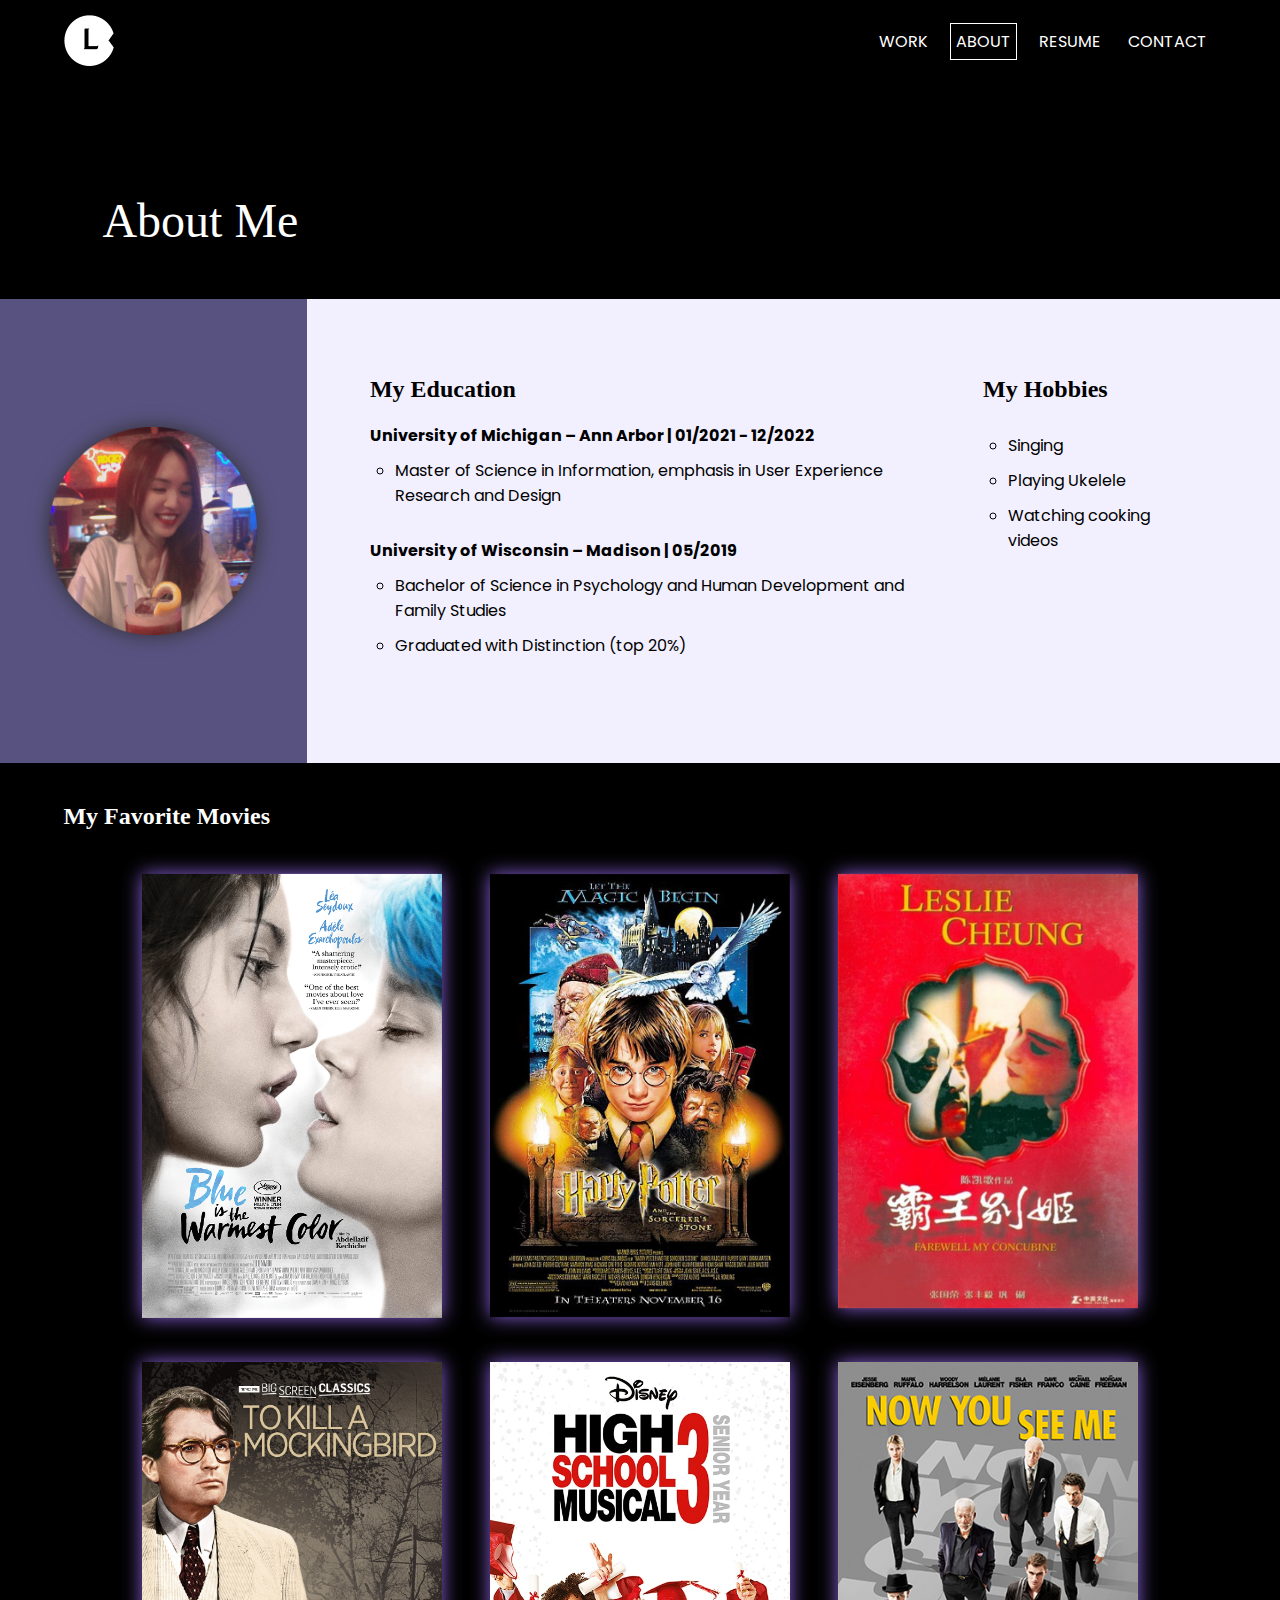
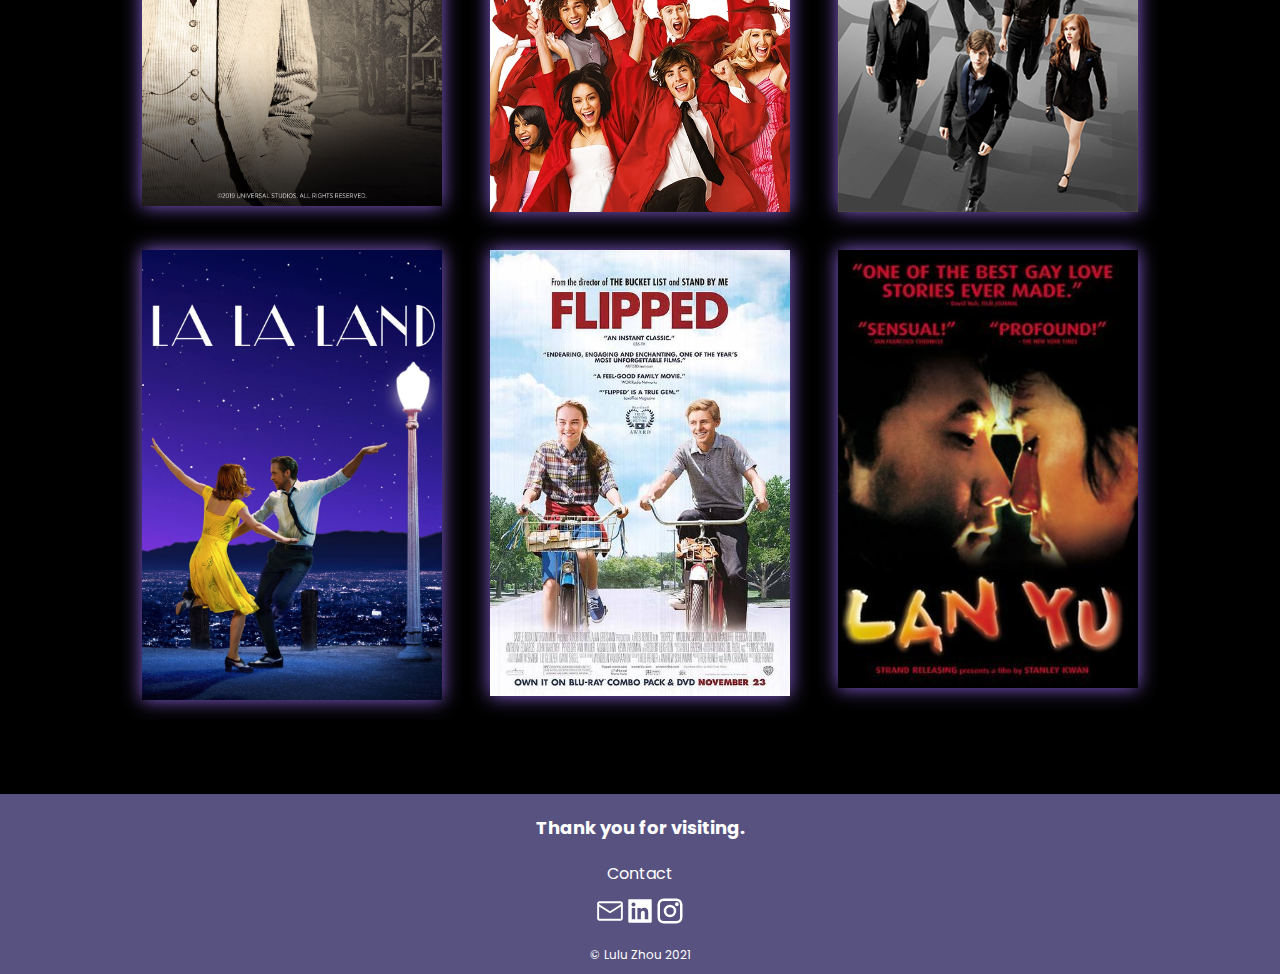
<file: about.html>
<!DOCTYPE html>
<html lang="en">
  <head>

        <!-- Global site tag (gtag.js) - Google Analytics -->
        <script async src="https://www.googletagmanager.com/gtag/js?id=UA-215044935-1"></script>
        <script>
        window.dataLayer = window.dataLayer || [];
        function gtag(){dataLayer.push(arguments);}
        gtag('js', new Date());
    
        gtag('config', 'UA-215044935-1');
        </script>

    <meta charset="utf-8">
    <meta name="viewport" content="width=device-width, initial-scale=1.0">
    <link rel="stylesheet" type="text/css" href="css/html5reset.css">
    <link rel="stylesheet" type="text/css" href="css/style.css">
    <link href="https://fonts.googleapis.com/css2?family=Poppins&display=swap" rel="stylesheet">

   <title>About Me</title>
  </head>

  <body>
    <div class="skip"><a href="#main">Skip to Main Content</a></div>

    <header>

      <div class="container">
        <div class="logo">
          <a href="https://luluzh77.github.io/desktopview/index.html">
            <img src="https://luluzh77.github.io/desktopview/images/logo.png" alt="logo">
          </a>
      </div>
        

        <nav class="navbar">
          <ul class="nav_links">
            <li><a href="https://luluzh77.github.io/desktopview/index.html">Work</a></li>
            <li class="current"><a href="https://luluzh77.github.io/desktopview/about.html">About</a></li>
            <li><a href="https://luluzh77.github.io/desktopview/Resume.pdf">Resume</a></li>
            <li class="nav_item"><a href="https://luluzh77.github.io/desktopview/contact.html">contact</a></li>
          </ul>

            </nav>
          </div>
    </header>

    <main>

      <div><h1>About Me</h1></div>
      <div class="main-container">
      
      <div class="about-photo flex-item">
        <img id="me" src="https://luluzh77.github.io/desktopview/images/photo.png" alt="Me"></div>

      <div id="main" class="education flex-item">
          <h2>My Education</h2>

            <div class="school">
              <p>University of Michigan – Ann Arbor | 01/2021 - 12/2022</p>
                  <ul>
                    <li>Master of Science in Information, emphasis in User Experience Research and Design</li>
                  </ul>
            </div>
            <div class="school">
              <p>University of Wisconsin – Madison  | 05/2019</p>
                <ul>
                  <li>Bachelor of Science in Psychology and Human Development and Family Studies</li>
                  <li>Graduated with Distinction (top 20%)</li>
                </ul>
            </div>
          </div>

            <div class="hobbies flex-item">
              <h2>My Hobbies</h2>
              <div class=hobbies_list>
                <ul>
                  <li>Singing</li>
                  <li>Playing Ukelele</li>
                  <li>Watching cooking videos</li>
                </ul>
              </div>
            </div>

        </div>

      <div class="movies">
        <h2>My Favorite Movies</h2>
        <div class="movie_images">

            
              <div class="card">
                <a href="#">
                <div class="card-container">
                  <div class="card-front">
                    <img class="movie" src="https://luluzh77.github.io/desktopview/images/movie1.jpg" alt="Blue is the warmest color">
                  </div>
                  <div class="card-back">
                    <p><em>Movie: </em> Blue is the warmest color<br>
                    <em>Director: </em> Abdellatif Kechiche<br>
                    <em>Release Year: </em> 2013<br>
                    <em>Language: </em> French</p><br>
                  </div>
                </div>
              </a>
              </div>

              <div class="card">
                <a href="#">
                <div class="card-container">
                  <div class="card-front">
                    <img class="movie" src="https://luluzh77.github.io/desktopview/images/movie9.jpg" alt="Harry Potter">
                  </div>
                  <div class="card-back">
                    <p><em>Movie: </em> Harry Potter 1<br>
                      <em>Director: </em> Chris Columbus<br>
                      <em>Release Year: </em> 2001<br>
                      <em>Language: </em> English</p><br>
                  </div>
                </div>
                </a>
              </div>

              <div class="card">
                <a href="#">
                <div class="card-container">
                  <div class="card-front">
                    <img class="movie" src="https://luluzh77.github.io/desktopview/images/movie3.jpeg" alt="Farewell My Concubine">
                  </div>
                  <div class="card-back">
                    <p><em>Movie: </em> Farewell My Concubine<br>
                      <em>Director: </em> Chen Kaige<br>
                      <em>Release Year: </em> 1993<br>
                      <em>Language: </em> Chinese</p><br>
                  </div>
                </div>
                </a>
              </div>

              <div class="card">
                <a href="#">
                <div class="card-container">
                  <div class="card-front">
                    <img class="movie" src="https://luluzh77.github.io/desktopview/images/movie4.jpeg" alt="To Kill A Mockingbird">
                  </div>
                  <div class="card-back">
                    <p><em>Movie: </em> To Kill A Mockingbird<br>
                      <em>Director: </em> Robert Mulligan<br>
                      <em>Release Year: </em> 1962<br>
                      <em>Language: </em> English</p><br>
                  </div>
                </div>
                </a>
              </div>

              <div class="card">
                <a href="#">
                <div class="card-container">
                  <div class="card-front">
                    <img class="movie" src="https://luluzh77.github.io/desktopview/images/movie2.jpeg" alt="High School Musical">
                  </div>
                  <div class="card-back">
                    <p><em>Movie: </em> High School Musical 3<br>
                      <em>Director: </em> Kenny Ortega<br>
                      <em>Release Year: </em> 2008<br>
                      <em>Language: </em> English</p><br>
                  </div>
                </div>
              </a>
              </div>

              <div class="card">
                <a href="#">
                <div class="card-container">
                  <div class="card-front">
                    <img class="movie" src="https://luluzh77.github.io/desktopview/images/movie5.jpeg" alt="Now You See Me">
                  </div>
                  <div class="card-back">
                    <p><em>Movie: </em> Now You See Me<br>
                      <em>Director: </em> Louis Leterrier<br>
                      <em>Release Year: </em> 2013<br>
                      <em>Language: </em> English</p><br>
                  </div>
                </div>
                </a>
              </div>

              <div class="card">
                <a href="#">
                <div class="card-container">
                  <div class="card-front">
                    <img class="movie" src="https://luluzh77.github.io/desktopview/images/movie7.jpeg" alt="Lala Land">
                  </div>
                  <div class="card-back">
                    <p><em>Movie: </em> Lala Land<br>
                      <em>Director: </em> Damien Chazelle<br>
                      <em>Release Year: </em> 2016<br>
                      <em>Language: </em> English</p><br>
                  </div>
                </div>
                </a>
              </div>
              
          
              <div class="card">
                <a href="#">
                <div class="card-container">
                  <div class="card-front">
                    <img class="movie" src="https://luluzh77.github.io/desktopview/images/movie8.jpg" alt="Flipped">
                  </div>
                  <div class="card-back">
                    <p><em>Movie: </em> Flipped<br>
                      <em>Director: </em> Rob Reiner<br>
                      <em>Release Year: </em> 2010<br>
                      <em>Language: </em> English</p><br>
                  </div>
                </div>
                </a>
              </div>

              <div class="card">
                <a href="#">
                <div class="card-container">
                  <div class="card-front">
                    <img class="movie" src="https://luluzh77.github.io/desktopview/images/movie6.jpg" alt="Lan Yu">
                  </div>
                  <div class="card-back">
                    <p><em>Movie: </em> Lan Yu<br>
                      <em>Director: </em> Stanley Kwan<br>
                      <em>Release Year: </em> 2001<br>
                      <em>Language: </em> Chinese</p><br>
                  </div>
                </div>
                </a>
              </div>
          
        </div>
      </div>

    

    </main>
    
    <footer>
        <div class="footer">
          <p id="p1">Thank you for visiting.</p>
          <p id="p2">Contact</p>
            <div class="contact_icons">
              <img id="email" src="https://luluzh77.github.io/desktopview/images/email.svg" alt="email address"/>
              <img id="linkedin" src="https://luluzh77.github.io/desktopview/images/linkedin-fill.svg" alt="linkedin account"/>
              <img id="instagram" src="https://luluzh77.github.io/desktopview/images/instagram.svg" alt="instagram account"/>
            </div>
          <p id="p3">&copy; Lulu Zhou 2021</p>
      </div>
      </footer>
  

    </body>
</file>
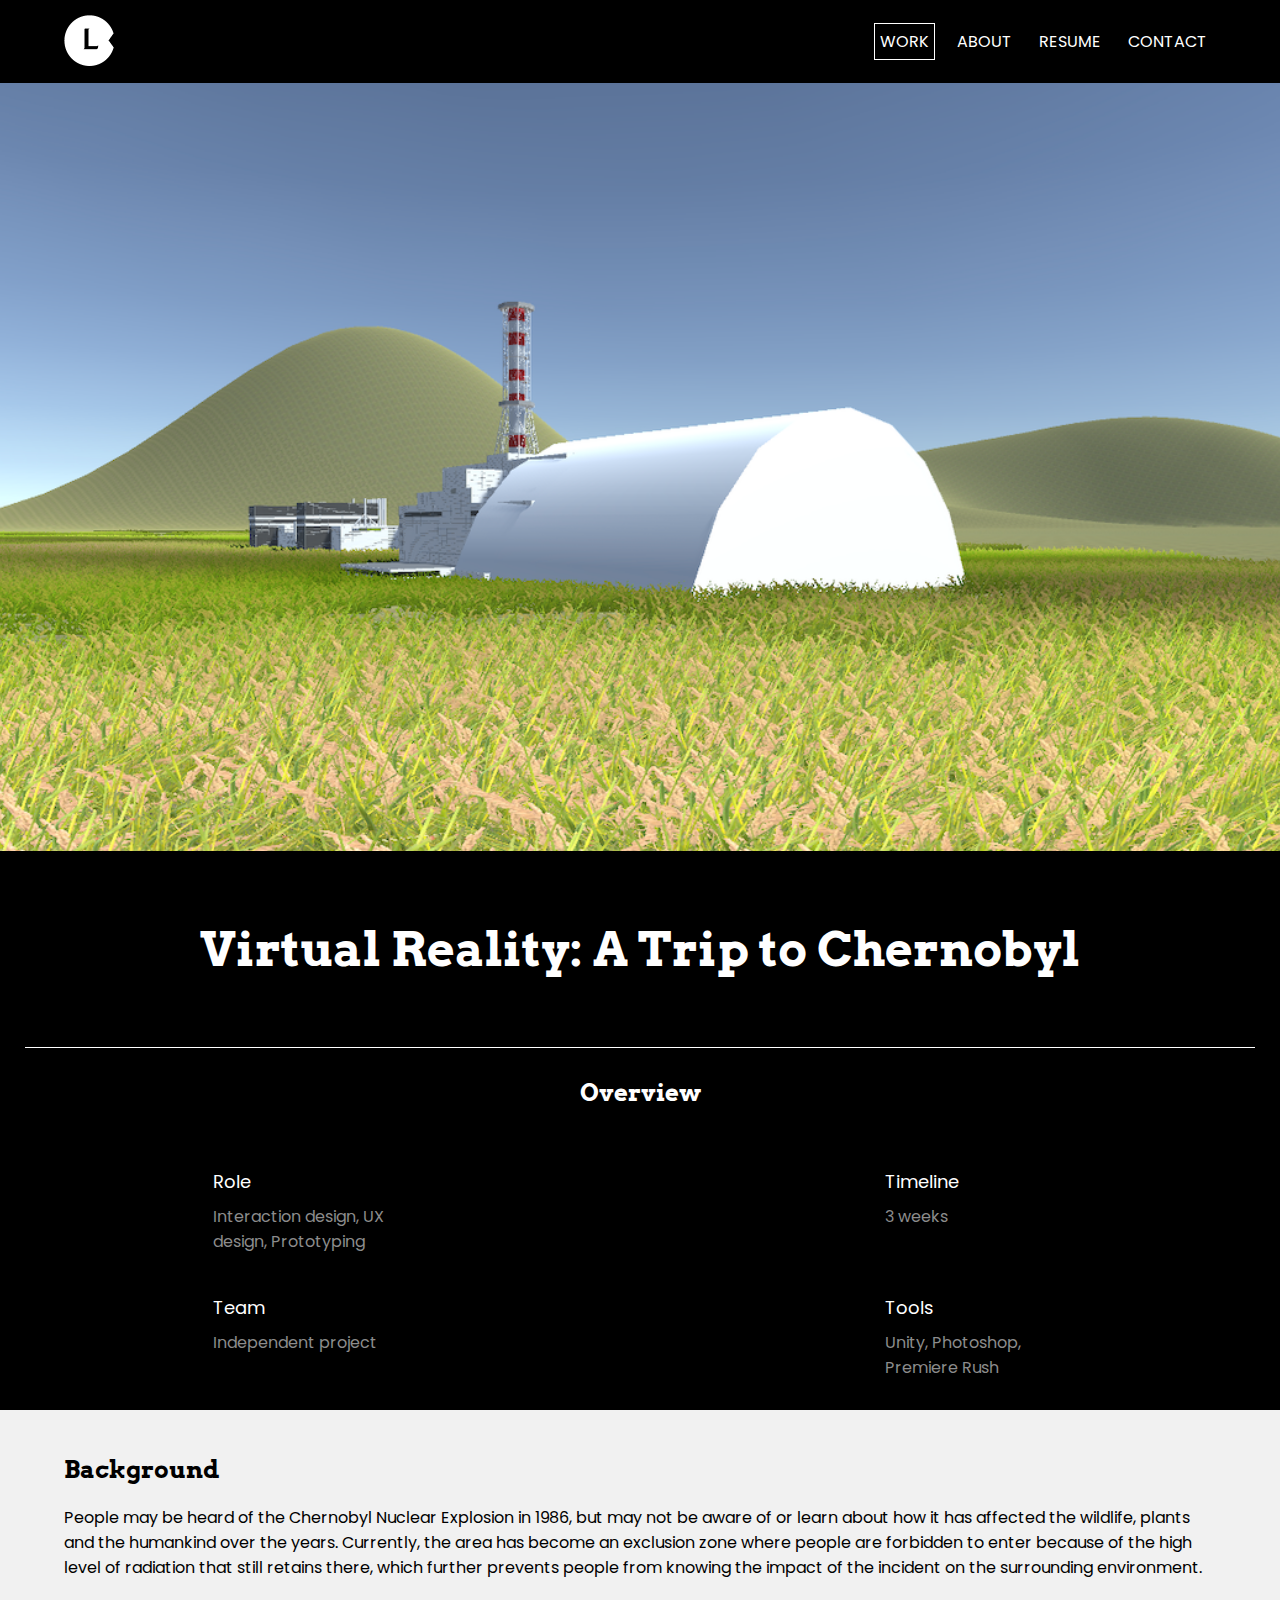
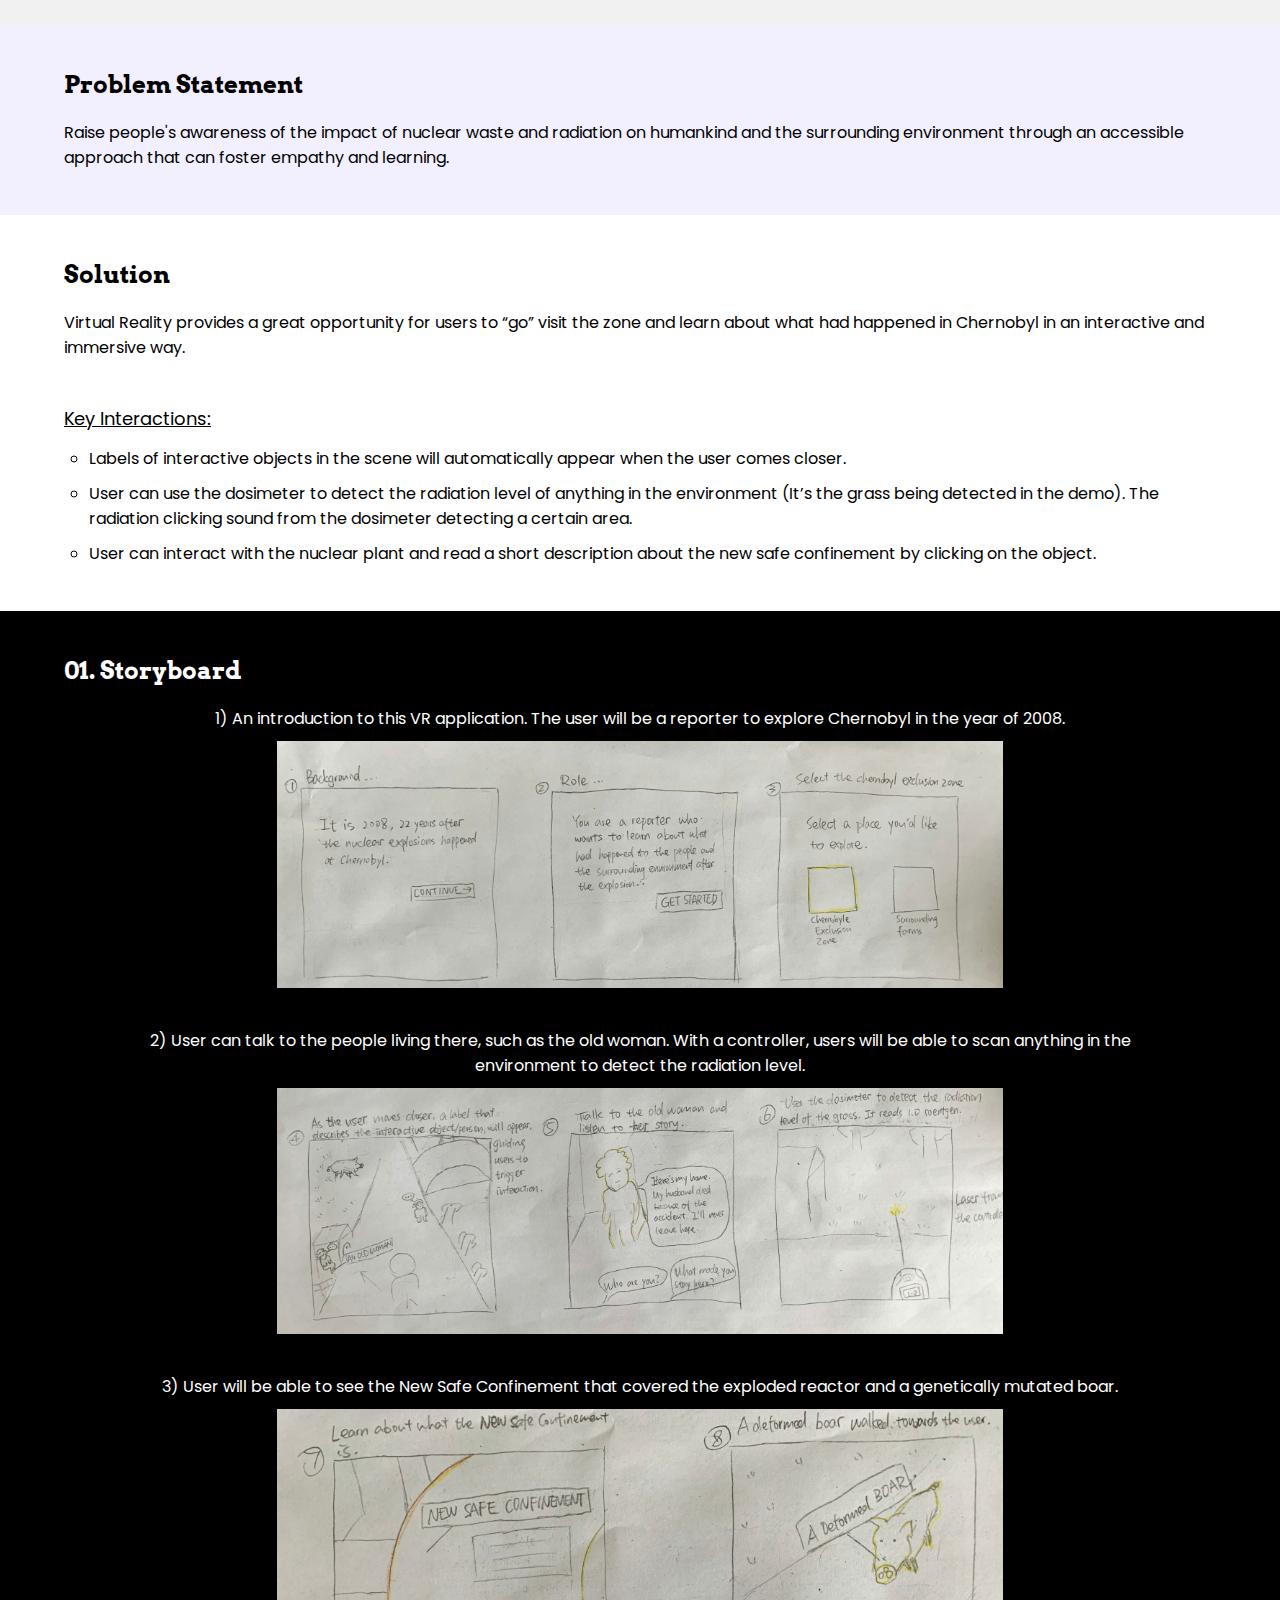
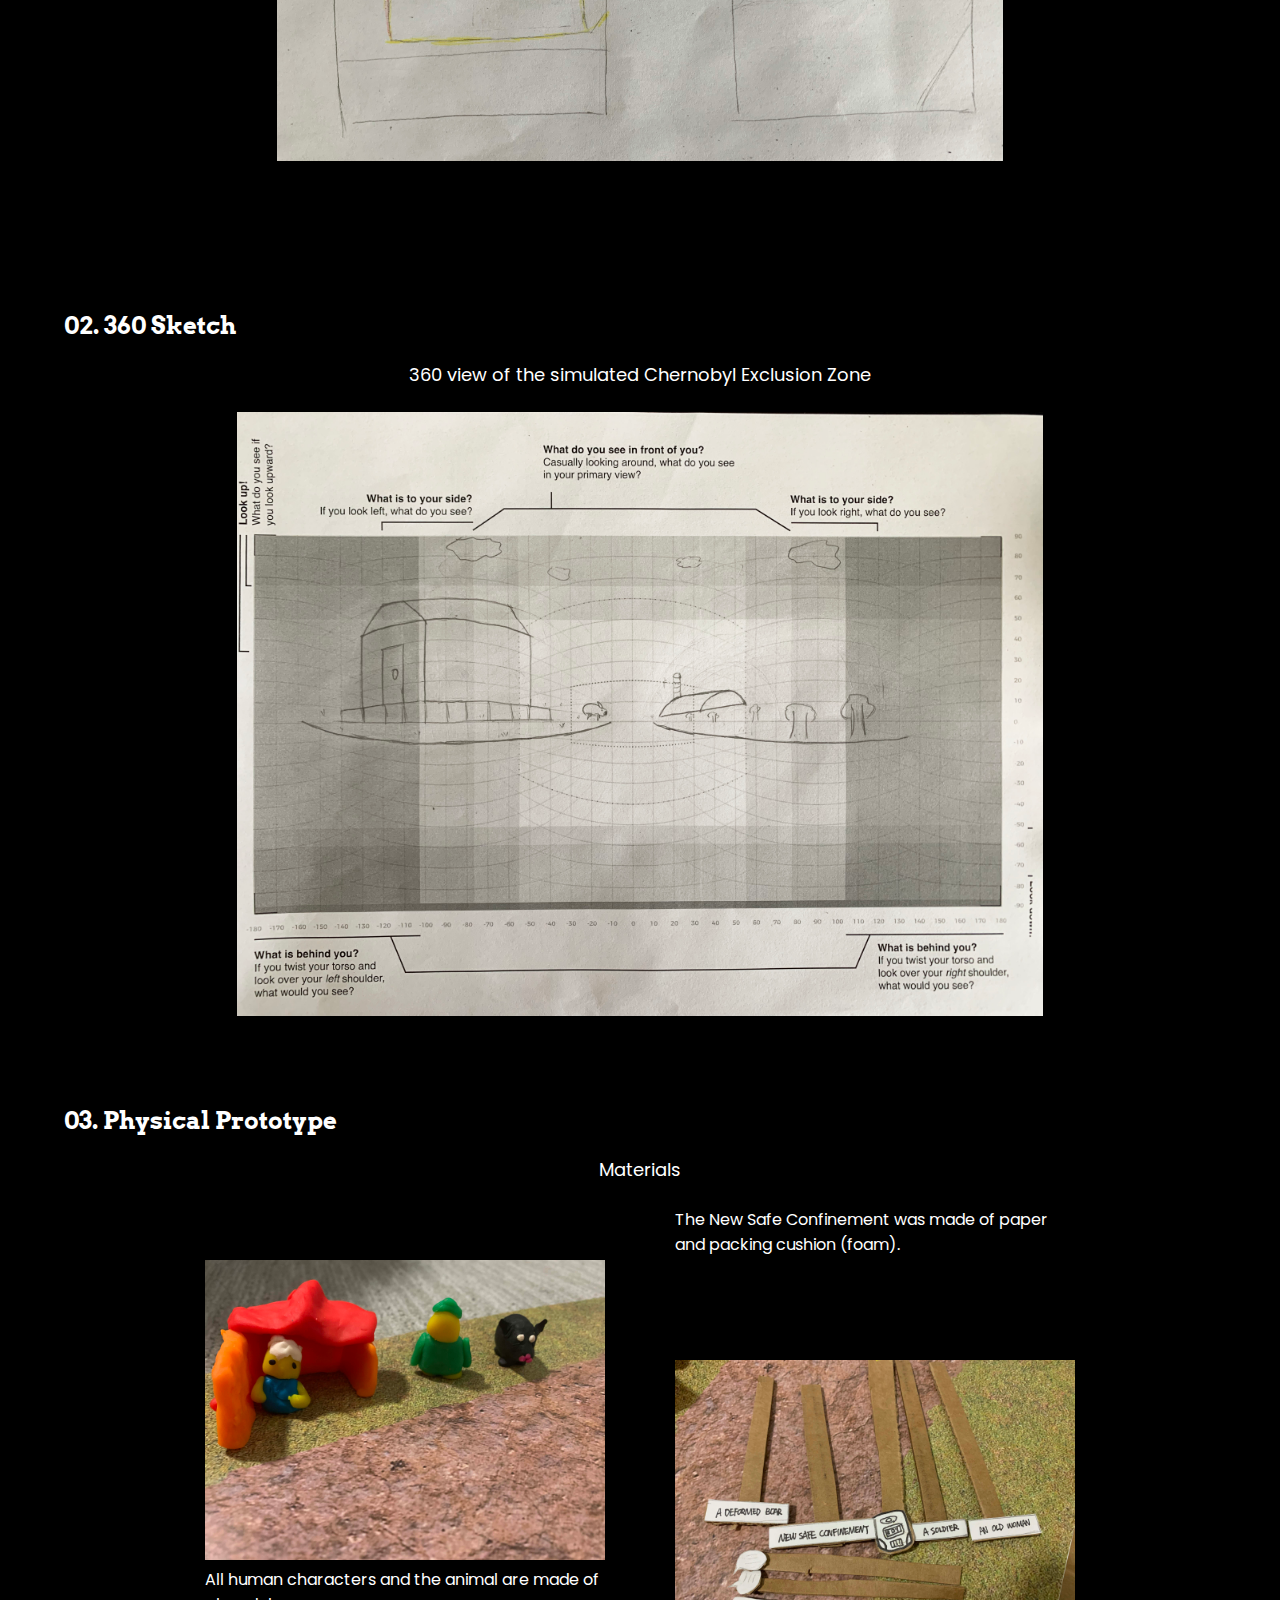
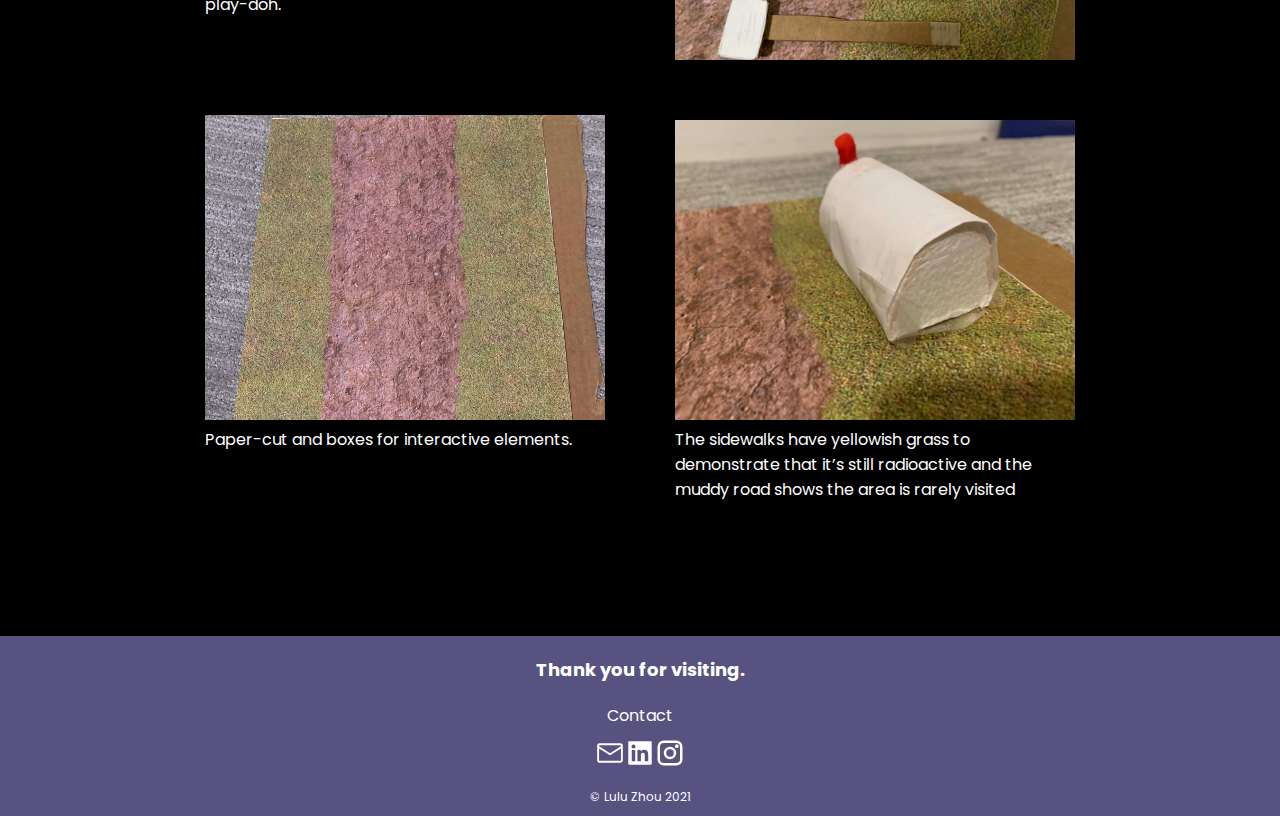
<file: Chernobyl.html>
<!DOCTYPE html>
<html lang="en">
  <head>
    
    <!-- Global site tag (gtag.js) - Google Analytics -->
    <script async src="https://www.googletagmanager.com/gtag/js?id=UA-215044935-1"></script>
    <script>
    window.dataLayer = window.dataLayer || [];
    function gtag(){dataLayer.push(arguments);}
    gtag('js', new Date());

    gtag('config', 'UA-215044935-1');
    </script>

    <meta charset="utf-8">
    <meta name="viewport" content="width=device-width, initial-scale=1.0">
    <link rel="stylesheet" type="text/css" href="css/html5reset.css">
    <link rel="stylesheet" type="text/css" href="css/style.css">
    <link href="https://fonts.googleapis.com/css2?family=Poppins&family=Arvo&display=swap" rel="stylesheet">

   <title>Chernobyl</title>

   
  </head>

  <body>
    <div class="skip"><a href="#main">Skip to Main Content</a></div>

    <header>

        <div class="container">
            <div class="logo">
              <a href="https://luluzh77.github.io/desktopview/index.html">
                <img src="https://luluzh77.github.io/desktopview/images/logo.png" alt="logo">
              </a>
          </div>
          

          <nav class="navbar">
            <ul class="nav_links">
                <li class="current"><a href="https://luluzh77.github.io/desktopview/index.html">Work</a></li>
                <li><a href="https://luluzh77.github.io/desktopview/about.html">About</a></li>
                <li><a href="https://luluzh77.github.io/desktopview/Resume.pdf">Resume</a></li>
                <li class="nav_item"><a href="https://luluzh77.github.io/desktopview/contact.html">contact</a></li>
              </ul>

            </nav>
            </div>
    </header>

    <main>
            <div class="cover-chernobyl" id="cover-c">
            </div>
            <div><h1 id="main" class="title">Virtual Reality: A Trip to Chernobyl</h1></div>
            <div class="overviewSection">
                <div class="overview">
                    <h2 id="overviewtitle">Overview</h2>
                </div>
                <div class="role">
                    <h3>Role</h3>
                    <p>Interaction design, UX design, Prototyping</p>
                </div>
                <div class="timeline">
                    <h3>Timeline</h3>
                    <p>3 weeks</p>
                </div>
                <div class="team">
                    <h3>Team</h3>
                    <p>Independent project</p>
                </div>
                <div class="tools">
                    <h3>Tools</h3>
                    <p>Unity, Photoshop, Premiere Rush</p>
                </div>
            </div>

            <div class="background">
                <h2 class="blackheading">Background</h2>
                <p>
                    People may be heard of the Chernobyl Nuclear Explosion in 1986, 
                    but may not be aware of or learn about how it has affected the wildlife, plants and the humankind over the years.
                    Currently, the area has become an exclusion zone where people are forbidden to enter 
                    because of the high level of radiation that still retains there, which further prevents people 
                    from knowing the impact of the incident on the surrounding environment.<br> 
                </p>
            </div>

            <div class="problemstatement">
                <h2 class="blackheading">Problem Statement</h2>
                <p>
                    Raise people's awareness of the impact of nuclear waste and radiation on humankind and the surrounding environment through an accessible approach that can foster empathy and learning.
                </p>
            </div>
            
            <div class="solution">
                <h2 class="blackheading">Solution</h2>
                <p>
                    Virtual Reality provides a great opportunity for users to “go” visit 
                    the zone and learn about what had happened in Chernobyl in an interactive 
                    and immersive way.
                </p><br>
                <h3>Key Interactions:</h3>
                    <ul class="interactions">
                        <li>Labels of interactive objects in the scene will automatically appear when the user comes closer.</li>
                        <li>User can use the dosimeter to detect the radiation level of anything in the environment (It’s the grass being detected in the demo). The radiation clicking sound from the dosimeter detecting a certain area.</li>
                        <li>User can interact with the nuclear plant and read a short description about the new safe confinement by clicking on the object.</li>
                    </ul>
            </div>


            <div class="storyboard">
                <h2 class="heading">01. Storyboard</h2>
                <div class="story">
                <p>1) An introduction to this VR application. The user will be a reporter to explore Chernobyl in the year of 2008.</p>
                <img src="https://luluzh77.github.io/desktopview/images/storyboard1.jpg" alt="storyboard">
                
                <p>2) User can talk to the people living there, such as the old woman. With a controller, users will be able to scan anything in the environment to detect the radiation level.</p>
                <img src="https://luluzh77.github.io/desktopview/images/storyboard2.jpg" alt="storyboard">

                <p>3) User will be able to see the New Safe Confinement that covered the exploded reactor and a genetically mutated boar.</p>
                <img src="https://luluzh77.github.io/desktopview/images/storyboard3.jpg" alt="storyboard">
            </div>
            </div>


            <div class="sketch">
                <h2 class="heading">02. 360 Sketch</h2>
                <h3>360 view of the simulated Chernobyl Exclusion Zone</h3>
                <img src="https://luluzh77.github.io/desktopview/images/360_photo.jpg" alt="360 Sketch">
                
            </div>


            <div class="physicalPrototype">
                <h2 class="heading">03. Physical Prototype</h2>

        
                <h3>Materials</h3>
                <div class="materials">
                    <div class="picture" id="picture1">
                        <img src="https://luluzh77.github.io/desktopview/images/play-doh.jpg" alt="play-doh prototyping">
                    </div>
                    <div class="note" id="note1">
                        <p>All human characters and the animal are made of play-doh.</p>
                    </div>

                    <div class="picture" id="picture2">
                        <img src="https://luluzh77.github.io/desktopview/images/dome.jpg" alt="the new safe confinement">
                    </div>
                    <div class="note" id="note2">
                        <p>The New Safe Confinement was made of paper and packing cushion (foam).</p>
                    </div>

                    <div class="picture" id="picture3">
                        <img src="https://luluzh77.github.io/desktopview/images/tags.jpg" alt="tags">
                    </div>
                    <div class="note" id="note3">
                        <p>Paper-cut and boxes for interactive elements. </p>
                    </div>

                    <div class="picture" id="picture4">
                        <img id="road" src="https://luluzh77.github.io/desktopview/images/road_paper.jpg" alt="road">
                    </div>
                    <div class="note" id="note4">
                        <p >The sidewalks have yellowish grass
                            to demonstrate that it’s still radioactive and the muddy road shows the area is rarely visited</p>
                    </div>
                </div>
            </div>



       

    </main>


    <footer>
        <div class="footer">
          <p id="p1">Thank you for visiting.</p>
          <p id="p2">Contact</p>
            <div class="contact_icons">
              <img id="email" src="https://luluzh77.github.io/desktopview/images/email.svg" alt="email address"/>
              <img id="linkedin" src="https://luluzh77.github.io/desktopview/images/linkedin-fill.svg" alt="linkedin account"/>
              <img id="instagram" src="https://luluzh77.github.io/desktopview/images/instagram.svg" alt="instagram account"/>
            </div>
          <p id="p3">&copy; Lulu Zhou 2021</p>
      </div>
      </footer>
    


      <script src="https://ajax.googleapis.com/ajax/libs/jquery/2.1.3/jquery.min.js"></script>
        <script type="text/javascript">
            /* resize the image(s) on page load */
            $(document).ready(function() {
                resize_all_parallax();
            });

            /* resize the image(s) on page resize */
            $(window).on('resize', function(){
                resize_all_parallax();
            });

            /* keep all of your resize function calls in one place so you don't have to edit them twice (on page load and resize) */
            function resize_all_parallax() {
                var div_id = 'cover-c'; /* the ID of the div that you're resizing */
                var img_w = 1440; /* the width of your image, in pixels */
                var img_h = 960; /* the height of your image, in pixels */
                resize_parallax(div_id,img_w,img_h);
            }

            /* this resizes the parallax image down to an appropriate size for the viewport */
            function resize_parallax(div_id,img_w,img_h) {
                var div = $('#' + div_id);
                var divwidth = div.width();
                if (divwidth < 769) { var pct = (img_h/img_w) * 105; } /* show full image, plus a little padding, if on static mobile view */
                else { var pct = 60; } /* this is the HEIGHT as percentage of the current div WIDTH. you can change it to show more (or less) of your image */
                var newheight = Math.round(divwidth * (pct/100));
                newheight = newheight  + 'px';
                div.height(newheight);
            }
            
        </script>


    </body>
</file>
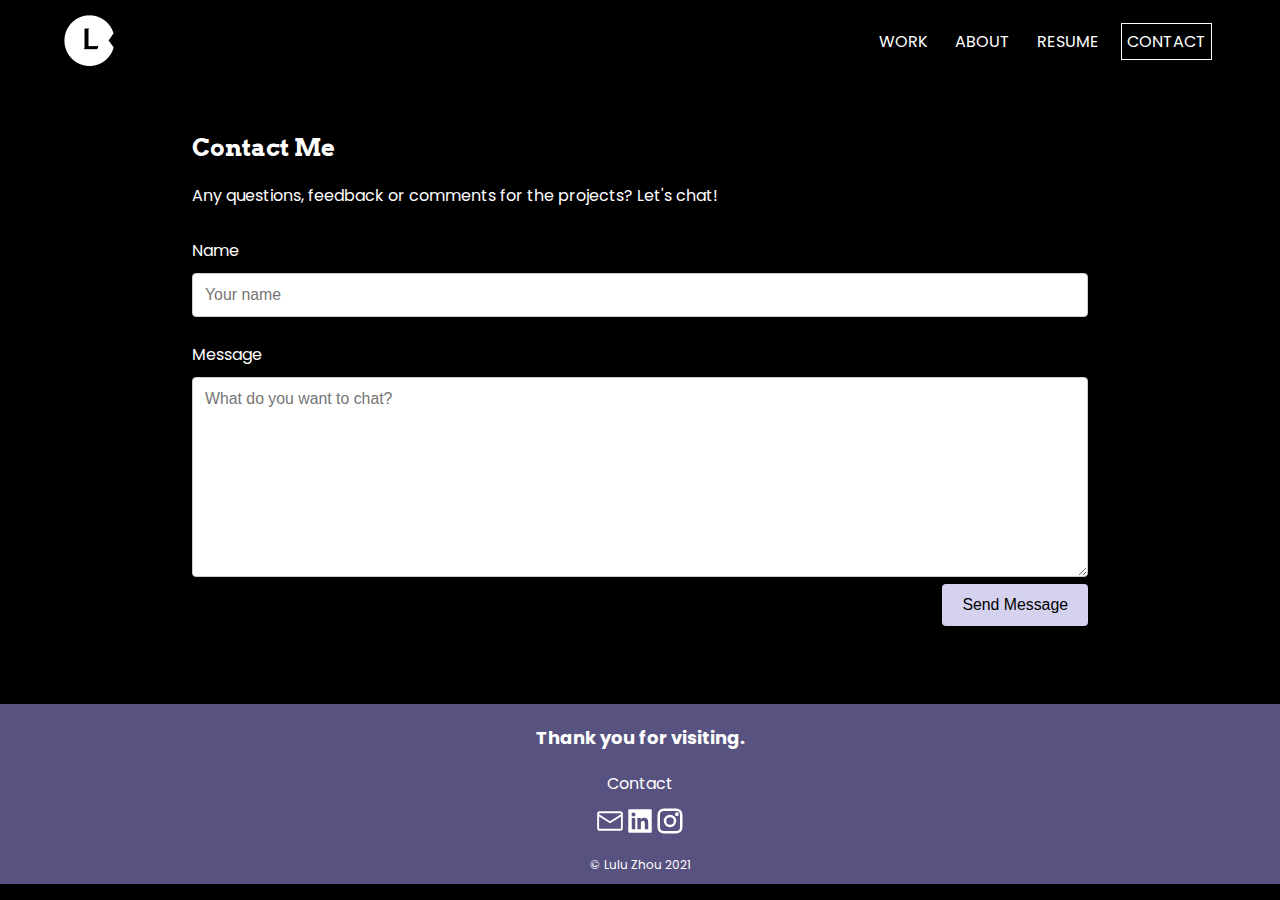
<file: contact.html>
<!DOCTYPE html>
<html lang="en">
  <head>

        <!-- Global site tag (gtag.js) - Google Analytics -->
        <script async src="https://www.googletagmanager.com/gtag/js?id=UA-215044935-1"></script>
        <script>
        window.dataLayer = window.dataLayer || [];
        function gtag(){dataLayer.push(arguments);}
        gtag('js', new Date());
    
        gtag('config', 'UA-215044935-1');
        </script>

    <meta charset="utf-8">
    <meta name="viewport" content="width=device-width, initial-scale=1.0">
    <link rel="stylesheet" type="text/css" href="css/html5reset.css">
    <link rel="stylesheet" type="text/css" href="css/style.css">
    <link href="https://fonts.googleapis.com/css2?family=Poppins&family=Arvo&display=swap" rel="stylesheet">

   <title>CONTACT ME</title>
  </head>

  <body>
    <div class="skip"><a href="#main">Skip to Main Content</a></div>

    <header>

        <div class="container">
            <div class="logo">
              <a href="ihttps://luluzh77.github.io/desktopview/index.html">
                <img src="https://luluzh77.github.io/desktopview/images/logo.png" alt="logo">
              </a>
          </div>
          

          <nav class="navbar">
            <ul class="nav_links">
                <li class="nav_item"><a href="https://luluzh77.github.io/desktopview/index.html">work</a></li>
                <li class="nav_item"><a href="https://luluzh77.github.io/desktopview/about.html">about</a></li>
                <li class="nav_item"><a href="https://luluzh77.github.io/desktopview/Resume.pdf">resume</a></li>
                <li class="current"><a href="https://luluzh77.github.io/desktopview/contact.html">contact</a></li>
              </ul>

          </nav>
        </div>
  </header>

    <main>
    
        <div class="contact-sector">
        <div class="intro-contact">
            <h2 id="contact_h2">Contact Me</h2>
            <p>Any questions, feedback or comments for the projects? Let's chat!</p>
        </div>

        <div class="container-form" id="main">
            <form   action="https://formspree.io/f/xdoboggg"
            method="POST">
              <div class="row">
                <div class="col-25">
                  <label for="name">Name</label>
                </div>
                <div class="col-75">
                  <input type="text" id="name" name="name" placeholder="Your name" required>
                </div>
              </div>

              <div class="row" id="message-box">
                <div class="col-25">
                  <label for="message">Message</label>
                </div>
                <div class="col-75">
                  <textarea id="message" name="message" placeholder="What do you want to chat?" style="height:200px" required></textarea>
                </div>
              </div>

              <div class="row">
                <input type="submit" value="Send Message">
              </div>
            </form>
          </div>

        
          </div>
        </main>



        <footer>
            <div class="footer">
              <p id="p1">Thank you for visiting.</p>
              <p id="p2">Contact</p>
                <div class="contact_icons">
                  <img id="email" src="https://luluzh77.github.io/desktopview/images/email.svg" alt="email address"/>
                  <img id="linkedin" src="https://luluzh77.github.io/desktopview/images/linkedin-fill.svg" alt="linkedin account"/>
                  <img id="instagram" src="https://luluzh77.github.io/desktopview/images/instagram.svg" alt="instagram account"/>
                </div>
              <p id="p3">&copy; Lulu Zhou 2021</p>
          </div>
          </footer>
        </body>
        </html>
</file>
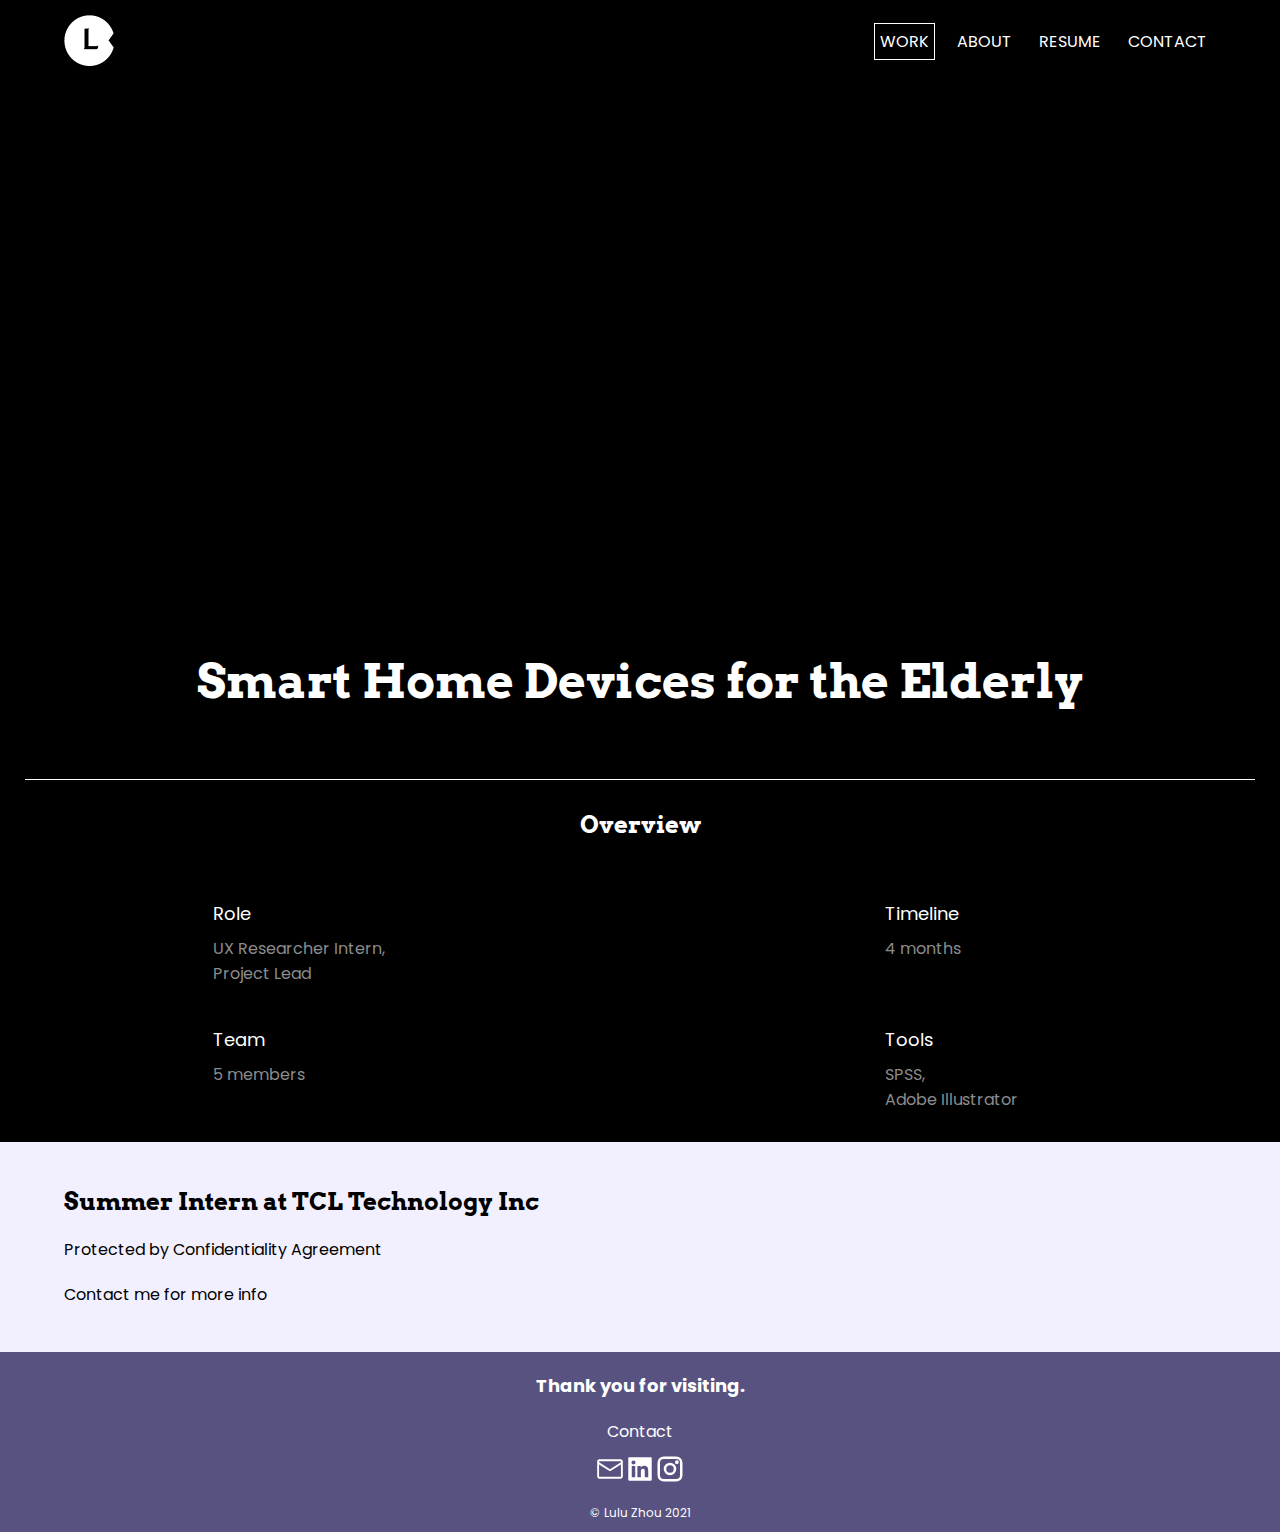
<file: elderly.html>
<!DOCTYPE html>
<html lang="en">
  <head>

        <!-- Global site tag (gtag.js) - Google Analytics -->
        <script async src="https://www.googletagmanager.com/gtag/js?id=UA-215044935-1"></script>
        <script>
        window.dataLayer = window.dataLayer || [];
        function gtag(){dataLayer.push(arguments);}
        gtag('js', new Date());
    
        gtag('config', 'UA-215044935-1');
        </script>
        
    <meta charset="utf-8">
    <meta name="viewport" content="width=device-width, initial-scale=1.0">
    <link rel="stylesheet" type="text/css" href="css/html5reset.css">
    <link rel="stylesheet" type="text/css" href="css/style.css">
    <link href="https://fonts.googleapis.com/css2?family=Poppins&family=Arvo&display=swap" rel="stylesheet">

   <title>Smart Home</title>
  </head>

  <body>
    <div class="skip"><a href="#main">Skip to Main Content</a></div>

    <header>

      <div class="container">
          <div class="logo">
            <a href="https://luluzh77.github.io/desktopview/index.html">
              <img src="https://luluzh77.github.io/desktopview/images/logo.png" alt="logo">
            </a>
          </div>
        

          <nav class="navbar">
            <ul class="nav_links">
                <li class="current"><a href="https://luluzh77.github.io/desktopview/index.html">Work</a></li>
                <li class="nav_item"><a href="https://luluzh77.github.io/desktopview/about.html">About</a></li>
                <li class="nav_item"><a href="https://luluzh77.github.io/desktopview/Resume.pdf">Resume</a></li>
                <li class="nav_item"><a href="https://luluzh77.github.io/desktopview/contact.html">contact</a></li>
              </ul>

          </nav>
        </div>
  </header>


  <main>
    <div class="cover-elderly">
    </div>

    <div><h1 id="main" class="title">Smart Home Devices for the Elderly</h1></div>
    <div class="overviewSection">
        <div class="overview">
            <h2 id="overviewtitle">Overview</h2>
        </div>
        <div class="role">
            <h3>Role</h3>
            <p>UX Researcher Intern,</p> 
                <p>Project Lead</p>
        </div>
        <div class="timeline">
            <h3>Timeline</h3>
            <p>4 months</p>
        </div>
        <div class="team">
            <h3>Team</h3>
            <p>5 members</p>
            
        </div>
        <div class="tools">
            <h3>Tools</h3>
            <p>SPSS,</p>
            <p>Adobe Illustrator</p>
        </div>
    </div>

    <div class="problemstatement">
        <h2 class="blackheading">Summer Intern at TCL Technology Inc</h2>
        <p>Protected by Confidentiality Agreement</p>
        <p>Contact me for more info</p>
    </div>
</main>


    <footer>
        <div class="footer">
          <p id="p1">Thank you for visiting.</p>
          <p id="p2">Contact</p>
            <div class="contact_icons">
              <img id="email" src="https://luluzh77.github.io/desktopview/images/email.svg" alt="email address"/>
              <img id="linkedin" src="https://luluzh77.github.io/desktopview/images/linkedin-fill.svg" alt="linkedin account"/>
              <img id="instagram" src="https://luluzh77.github.io/desktopview/images/instagram.svg" alt="instagram account"/>
            </div>
          <p id="p3">&copy; Lulu Zhou 2021</p>
      </div>
      </footer>
  
  
    </body>
    </html>
</file>
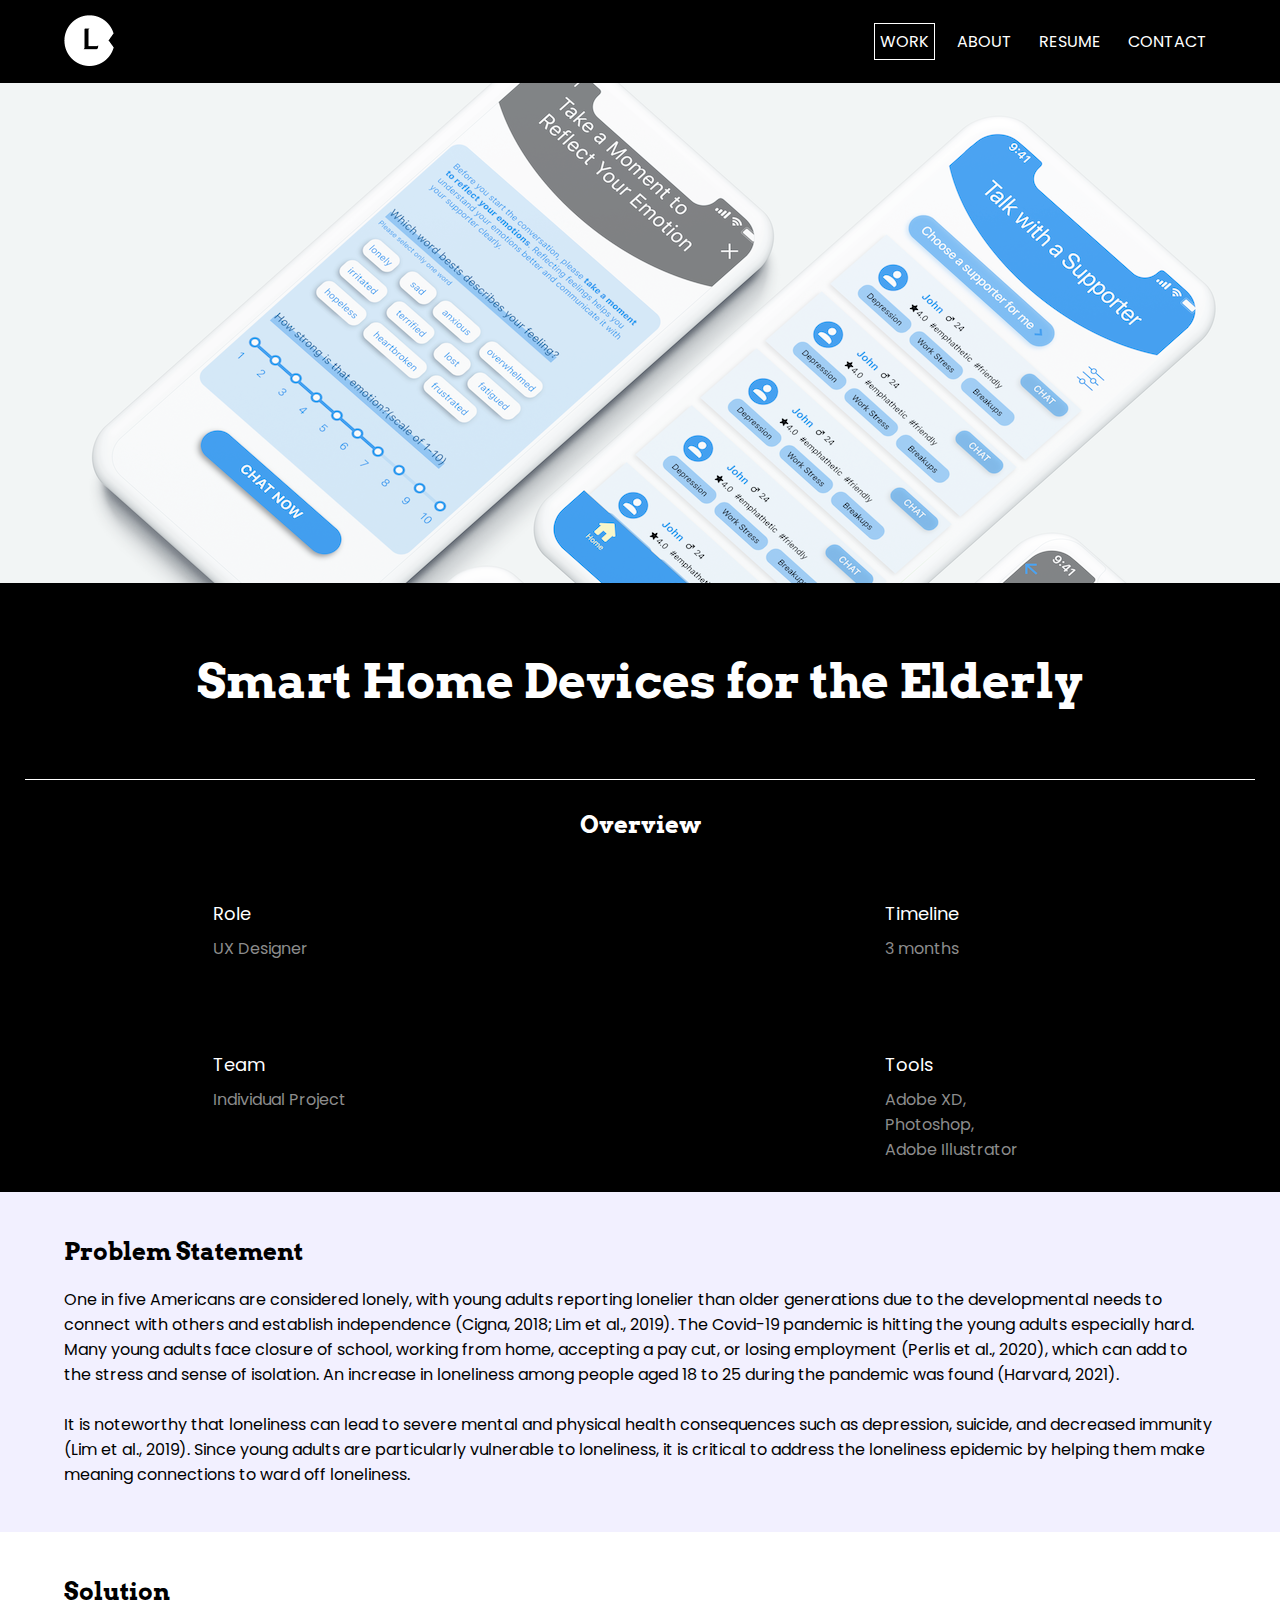
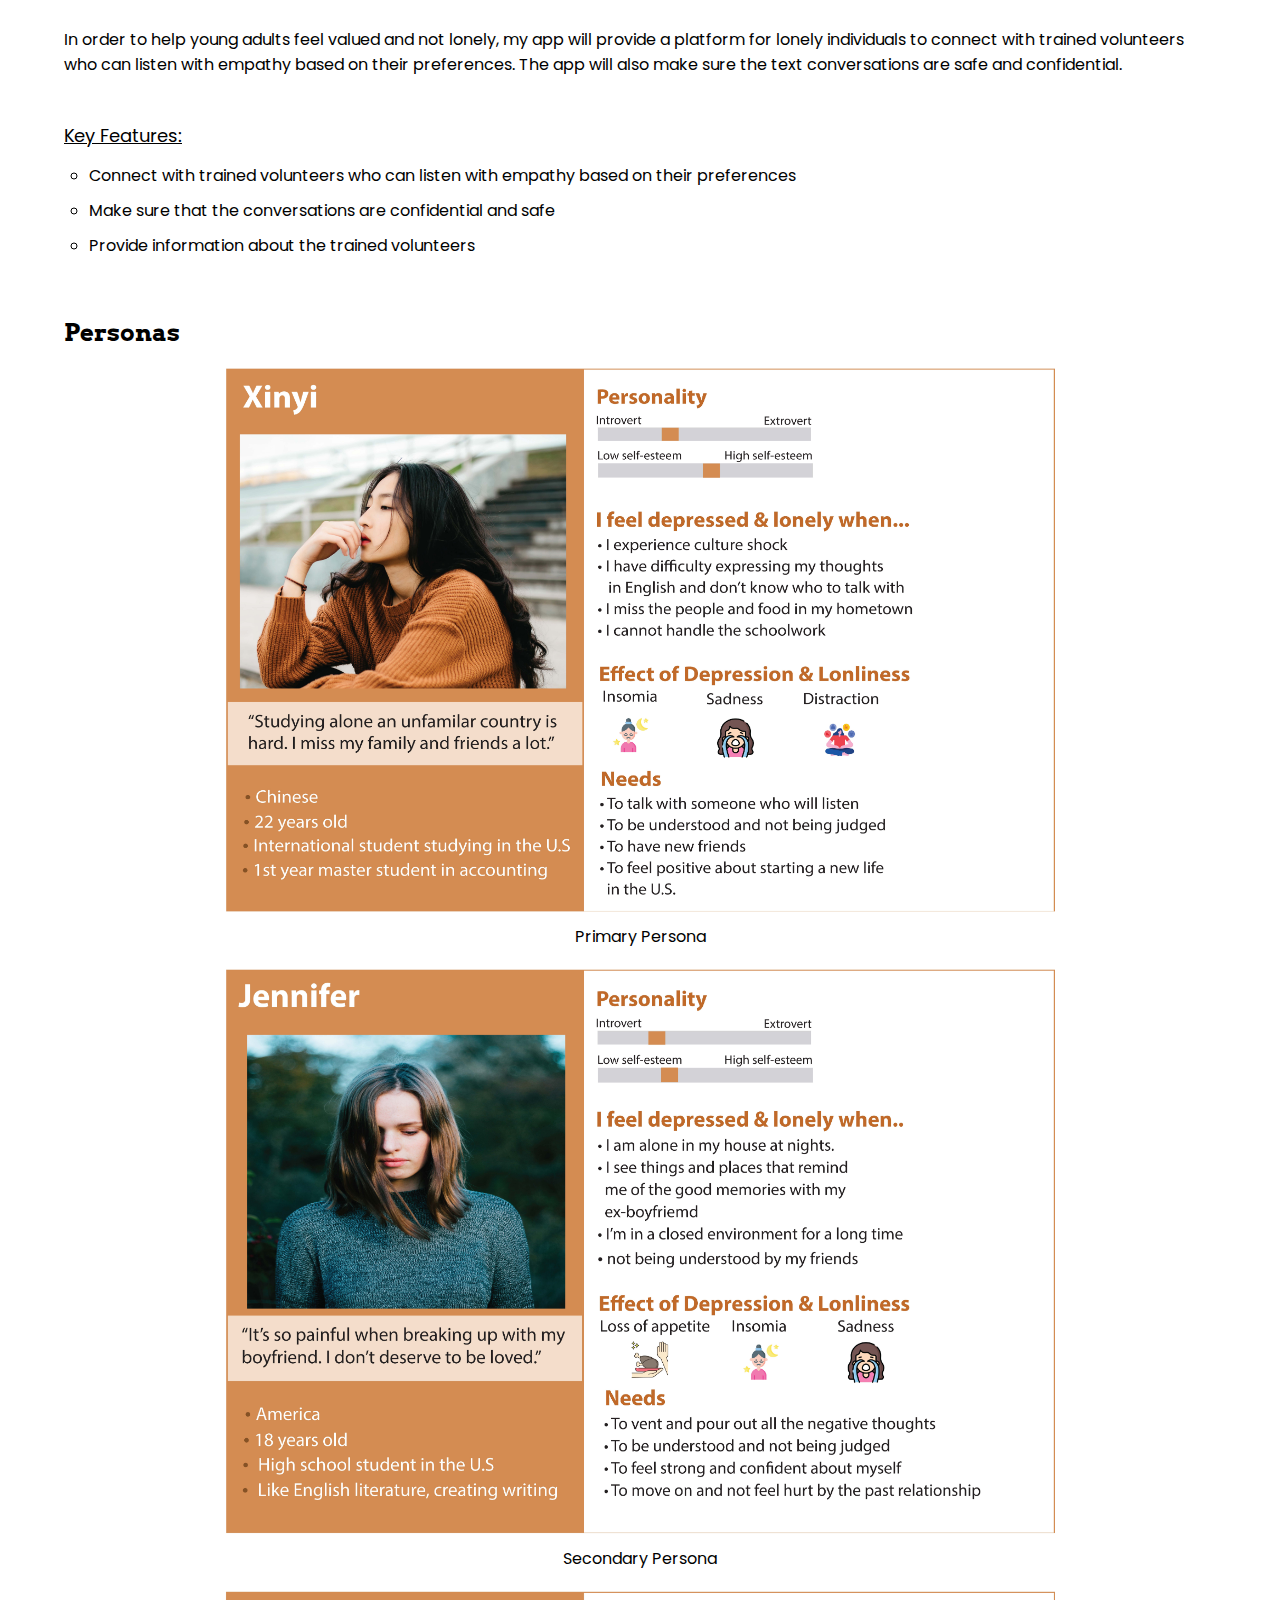
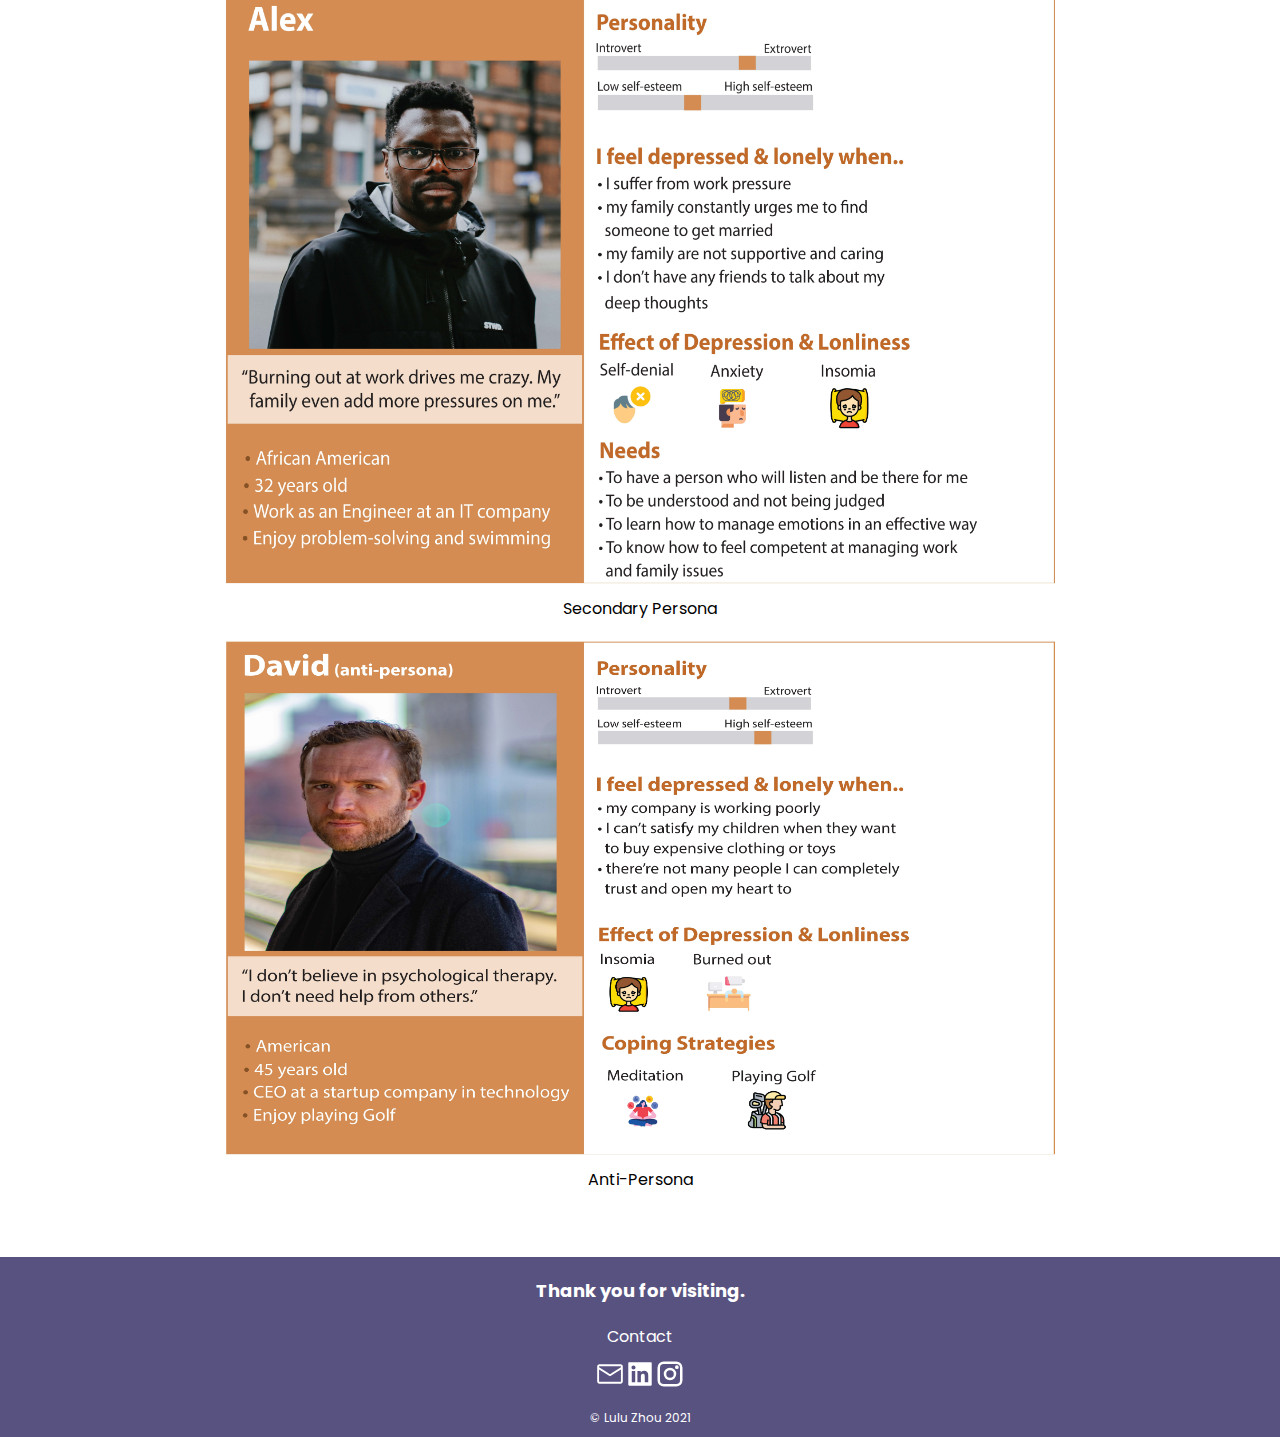
<file: selfcareapp.html>
<!DOCTYPE html>
<html lang="en">
  <head>

        <!-- Global site tag (gtag.js) - Google Analytics -->
        <script async src="https://www.googletagmanager.com/gtag/js?id=UA-215044935-1"></script>
        <script>
        window.dataLayer = window.dataLayer || [];
        function gtag(){dataLayer.push(arguments);}
        gtag('js', new Date());
    
        gtag('config', 'UA-215044935-1');
        </script>
        
    <meta charset="utf-8">
    <meta name="viewport" content="width=device-width, initial-scale=1.0">
    <link rel="stylesheet" type="text/css" href="css/html5reset.css">
    <link rel="stylesheet" type="text/css" href="css/style.css">
    <link href="https://fonts.googleapis.com/css2?family=Poppins&family=Arvo&display=swap" rel="stylesheet">

   <title>Healing App</title>

  </head>

  <body>
    <div class="skip"><a href="#main">Skip to Main Content</a></div>

    <header>

        <div class="container">
            <div class="logo">
              <a href="https://luluzh77.github.io/desktopview/index.html">
                <img src="https://luluzh77.github.io/desktopview/images/logo.png" alt="logo">
              </a>
          </div>

          <nav class="navbar">
            <ul class="nav_links">
                <li class="current"><a href="https://luluzh77.github.io/desktopview/index.html">Work</a></li>
                <li class="nav_item"><a href="https://luluzh77.github.io/desktopview/about.html">About</a></li>
                <li class="nav_item"><a href="https://luluzh77.github.io/desktopview/Resume.pdf">Resume</a></li>
                <li class="nav_item"><a href="https://luluzh77.github.io/desktopview/contact.html">contact</a></li>
              </ul>

          </nav>
        </div>
  </header>


  <main>
    <div class="cover-selfcare" id="cover-s">
    </div>

    <div><h1 id="main" class="title">Smart Home Devices for the Elderly</h1></div>
    <div class="overviewSection">
        <div class="overview">
            <h2 id="overviewtitle">Overview</h2>
        </div>
        <div class="role">
            <h3>Role</h3>
            <p>UX Designer</p> 
        </div>
        <div class="timeline">
            <h3>Timeline</h3>
            <p>3 months</p>
        </div>
        <div class="team">
            <h3>Team</h3>
            <p>Individual Project</p>
            
        </div>
        <div class="tools">
            <h3>Tools</h3>
            <p>Adobe XD,</p>
            <p>Photoshop,</p>
            <p>Adobe Illustrator</p>
        </div>
    </div>

            <div class="problemstatement">
                <h2 class="blackheading">Problem Statement</h2>
                <p>
                    One in five Americans are considered lonely, with young adults reporting lonelier
                    than older generations due to the developmental needs to connect with others and
                    establish independence (Cigna, 2018; Lim et al., 2019). The Covid-19 pandemic is
                    hitting the young adults especially hard. Many young adults face closure of school,
                    working from home, accepting a pay cut, or losing employment (Perlis et al.,
                    2020), which can add to the stress and sense of isolation. An increase in loneliness
                    among people aged 18 to 25 during the pandemic was found (Harvard, 2021). <br><br>It is
                    noteworthy that loneliness can lead to severe mental and physical health
                    consequences such as depression, suicide, and decreased immunity (Lim et al.,
                    2019). Since young adults are particularly vulnerable to loneliness, it is critical to
                    address the loneliness epidemic by helping them make meaning connections to
                    ward off loneliness.
                </p>
            </div>

            <div class="solution">
                <h2 class="blackheading">Solution</h2>
                <p>
                    In order to help young adults feel valued and not lonely, my app will provide a
                    platform for lonely individuals to connect with trained volunteers who can listen
                    with empathy based on their preferences. The app will also make sure the text
                    conversations are safe and confidential.
                </p><br>
                <h3>Key Features:</h3>
                    <ul class="interactions">
                        <li>Connect with trained volunteers who can listen with empathy based on their
                            preferences</li>
                        <li>Make sure that the conversations are confidential and safe</li>
                        <li>Provide information about the trained volunteers</li>
                    </ul>
        

                <div class="interview" id="self">
                    <h2 class="blackheading">Personas</h2>
                    <div class="personas_self">
                        <img src="https://luluzh77.github.io/desktopview/images/personas_app1.jpg" alt="primary persona">
                        <p class="description">Primary Persona</p>
                        <img src="https://luluzh77.github.io/desktopview/images/personas_app2.jpg" alt="secondary persona">
                        <p class="description">Secondary Persona</p>
                        <img src="https://luluzh77.github.io/desktopview/images/personas_app3.jpg" alt="secondary persona">
                        <p class="description">Secondary Persona</p>
                        <img src="https://luluzh77.github.io/desktopview/images/personas_app4.jpg" alt="secondary persona">
                        <p class="description">Anti-Persona</p>
                    </div>
                </div>
            </div>

    </main>

    <footer>
        <div class="footer">
          <p id="p1">Thank you for visiting.</p>
          <p id="p2">Contact</p>
            <div class="contact_icons">
              <img id="email" src="https://luluzh77.github.io/desktopview/images/email.svg" alt="email address"/>
              <img id="linkedin" src="https://luluzh77.github.io/desktopview/images/linkedin-fill.svg" alt="linkedin account"/>
              <img id="instagram" src="https://luluzh77.github.io/desktopview/images/instagram.svg" alt="instagram account"/>
            </div>
          <p id="p3">&copy; Lulu Zhou 2021</p>
      </div>
      </footer>
  

      <script src="https://ajax.googleapis.com/ajax/libs/jquery/2.1.3/jquery.min.js"></script>
        <script type="text/javascript">
            /* resize the image(s) on page load */
            $(document).ready(function() {
                resize_all_parallax();
            });

            /* resize the image(s) on page resize */
            $(window).on('resize', function(){
                resize_all_parallax();
            });

            /* keep all of your resize function calls in one place so you don't have to edit them twice (on page load and resize) */
            function resize_all_parallax() {
                var div_id = 'cover-s'; /* the ID of the div that you're resizing */
                var img_w = 1440; /* the width of your image, in pixels */
                var img_h = 960; /* the height of your image, in pixels */
                resize_parallax(div_id,img_w,img_h);
            }

            /* this resizes the parallax image down to an appropriate size for the viewport */
            function resize_parallax(div_id,img_w,img_h) {
                var div = $('#' + div_id);
                var divwidth = div.width();
                if (divwidth < 769) { var pct = (img_h/img_w) * 105; } /* show full image, plus a little padding, if on static mobile view */
                else { var pct = 60; } /* this is the HEIGHT as percentage of the current div WIDTH. you can change it to show more (or less) of your image */
                var newheight = Math.round(divwidth * (pct/100));
                newheight = newheight  + 'px';
                div.height(newheight);
            }
            
        </script>
    </body>
    </html>
</file>
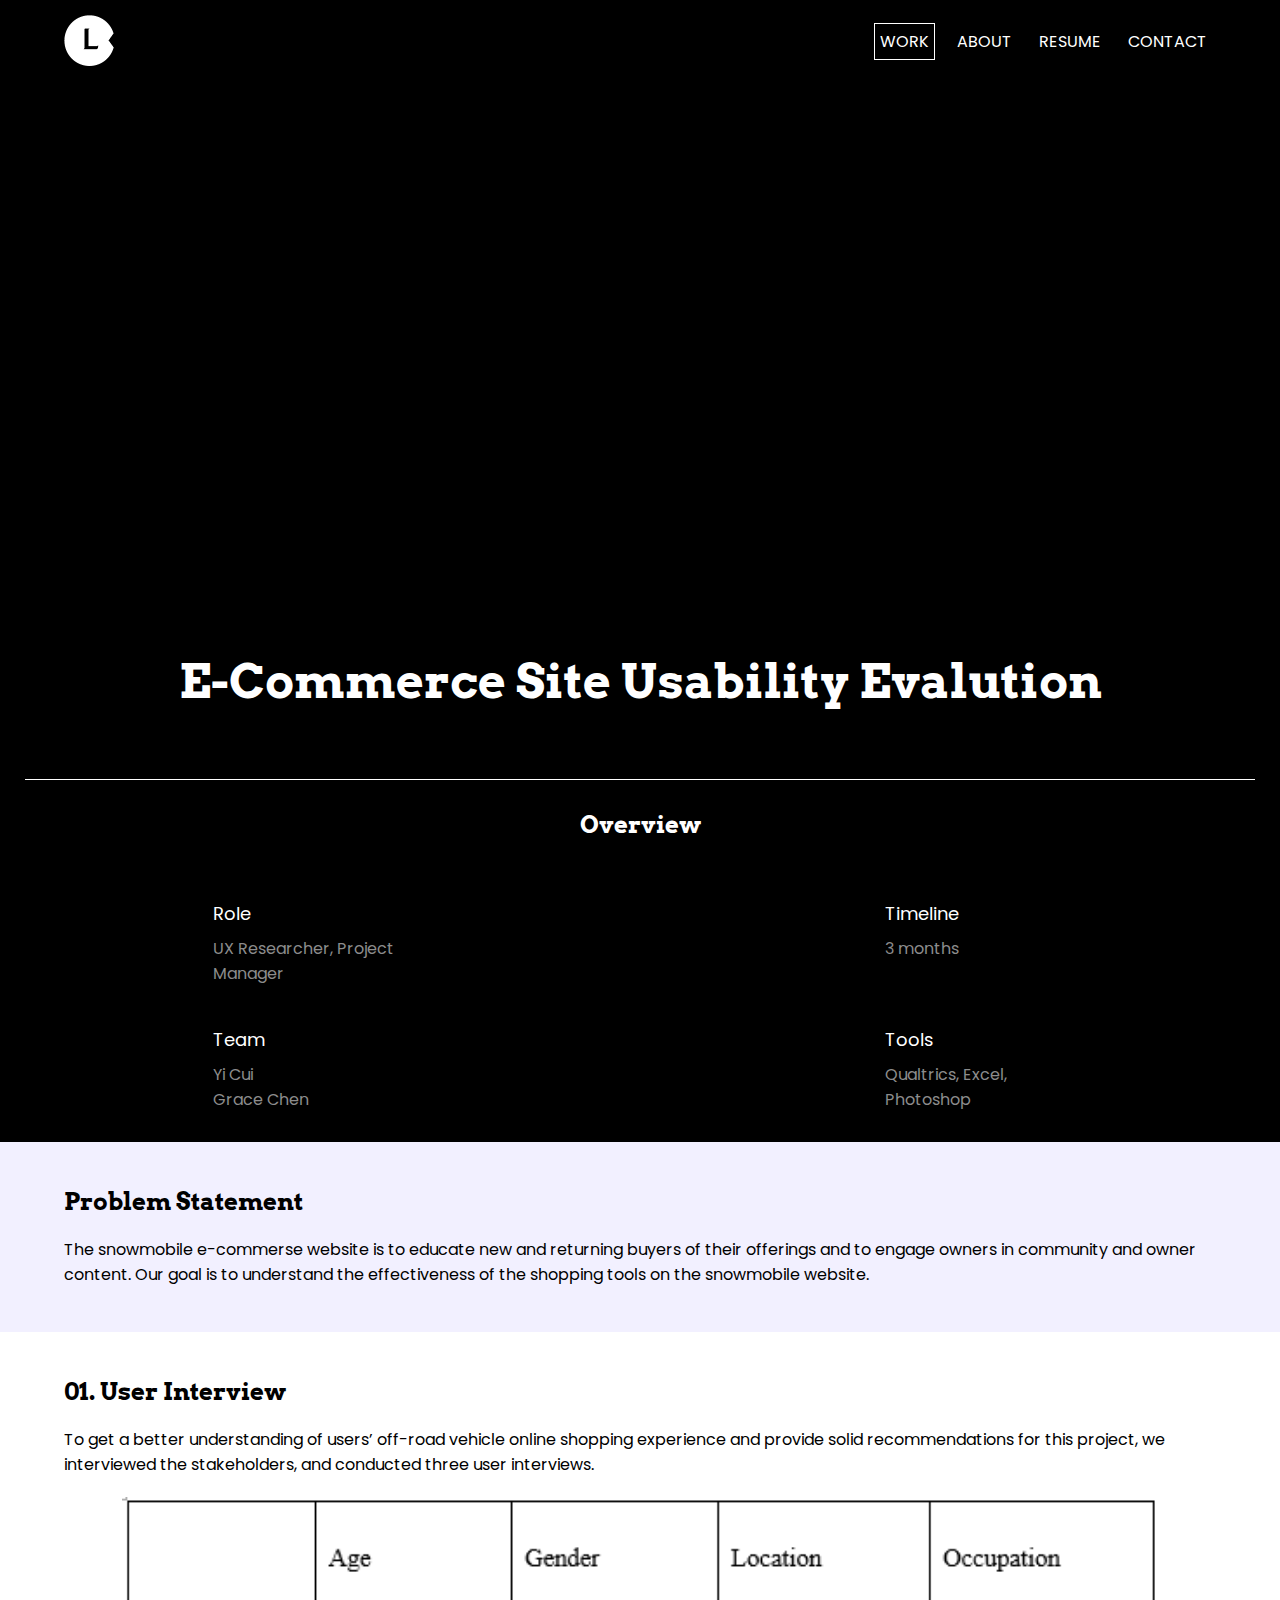
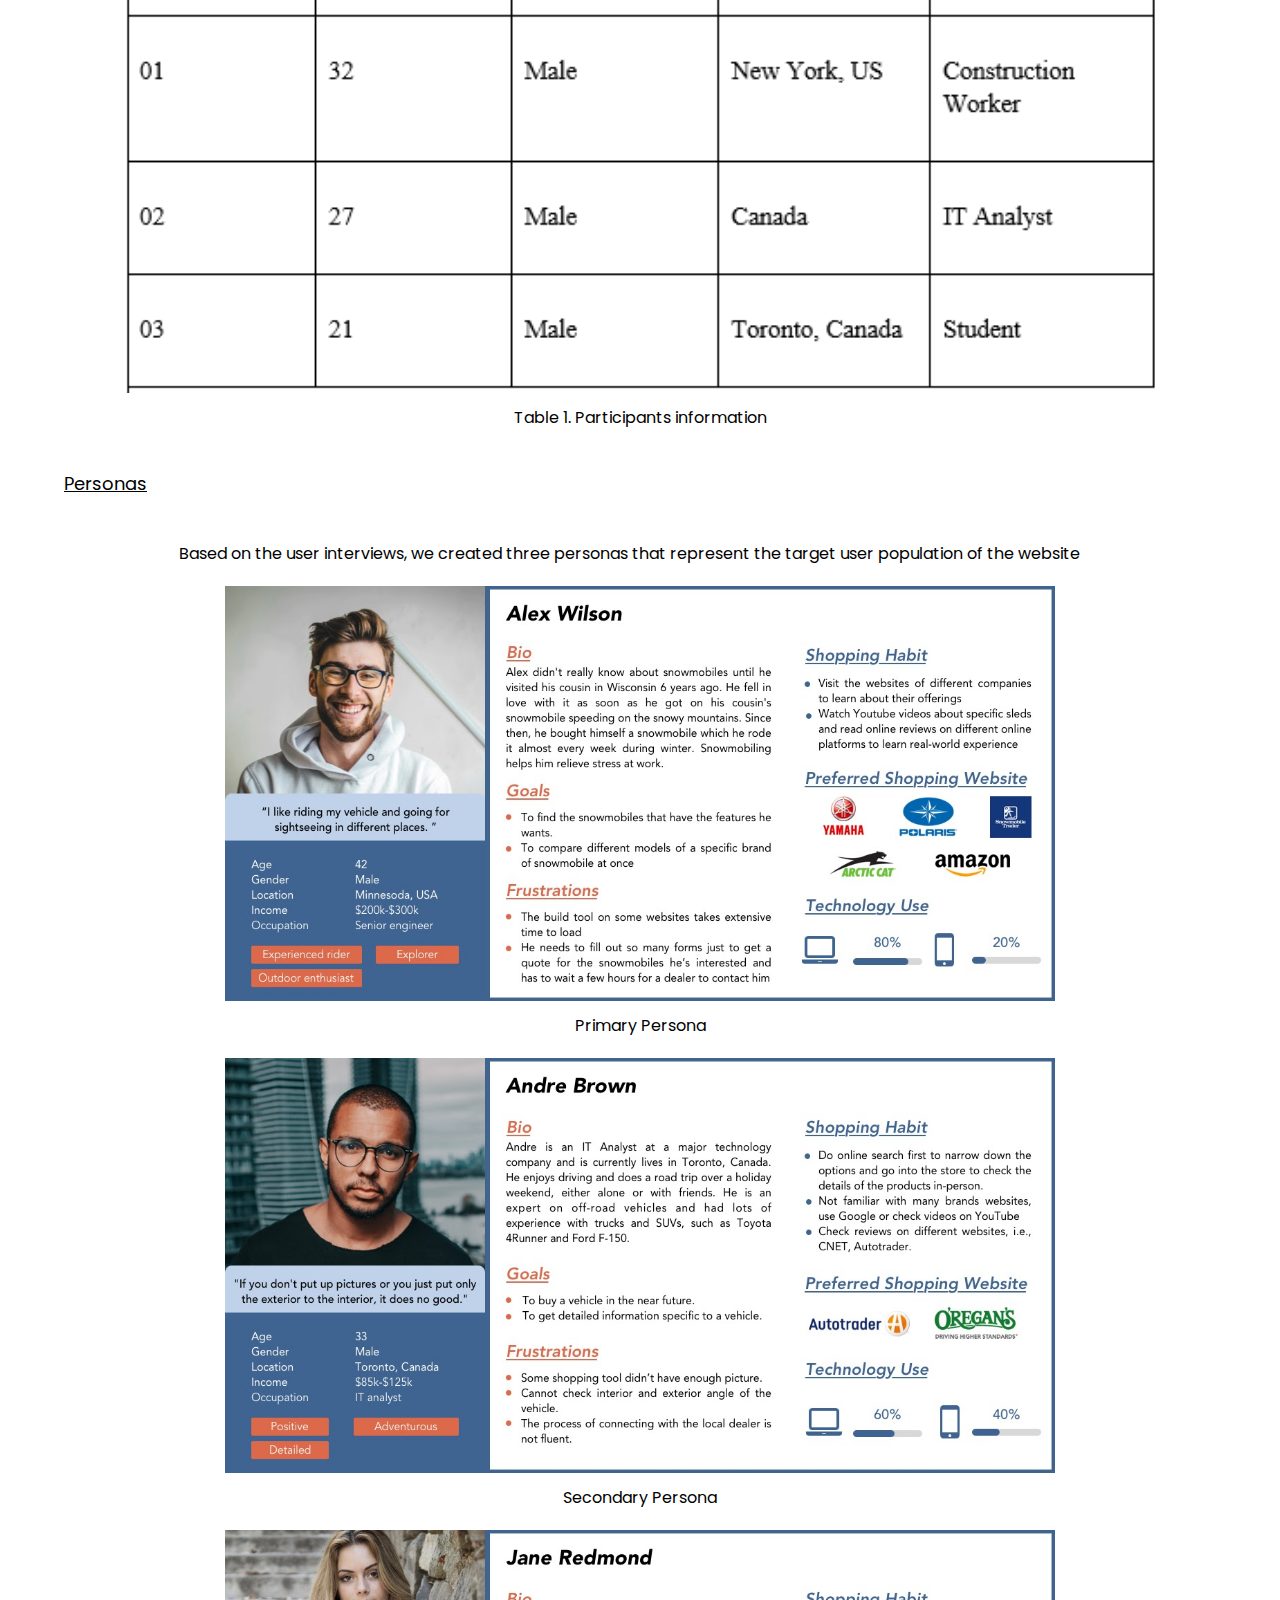
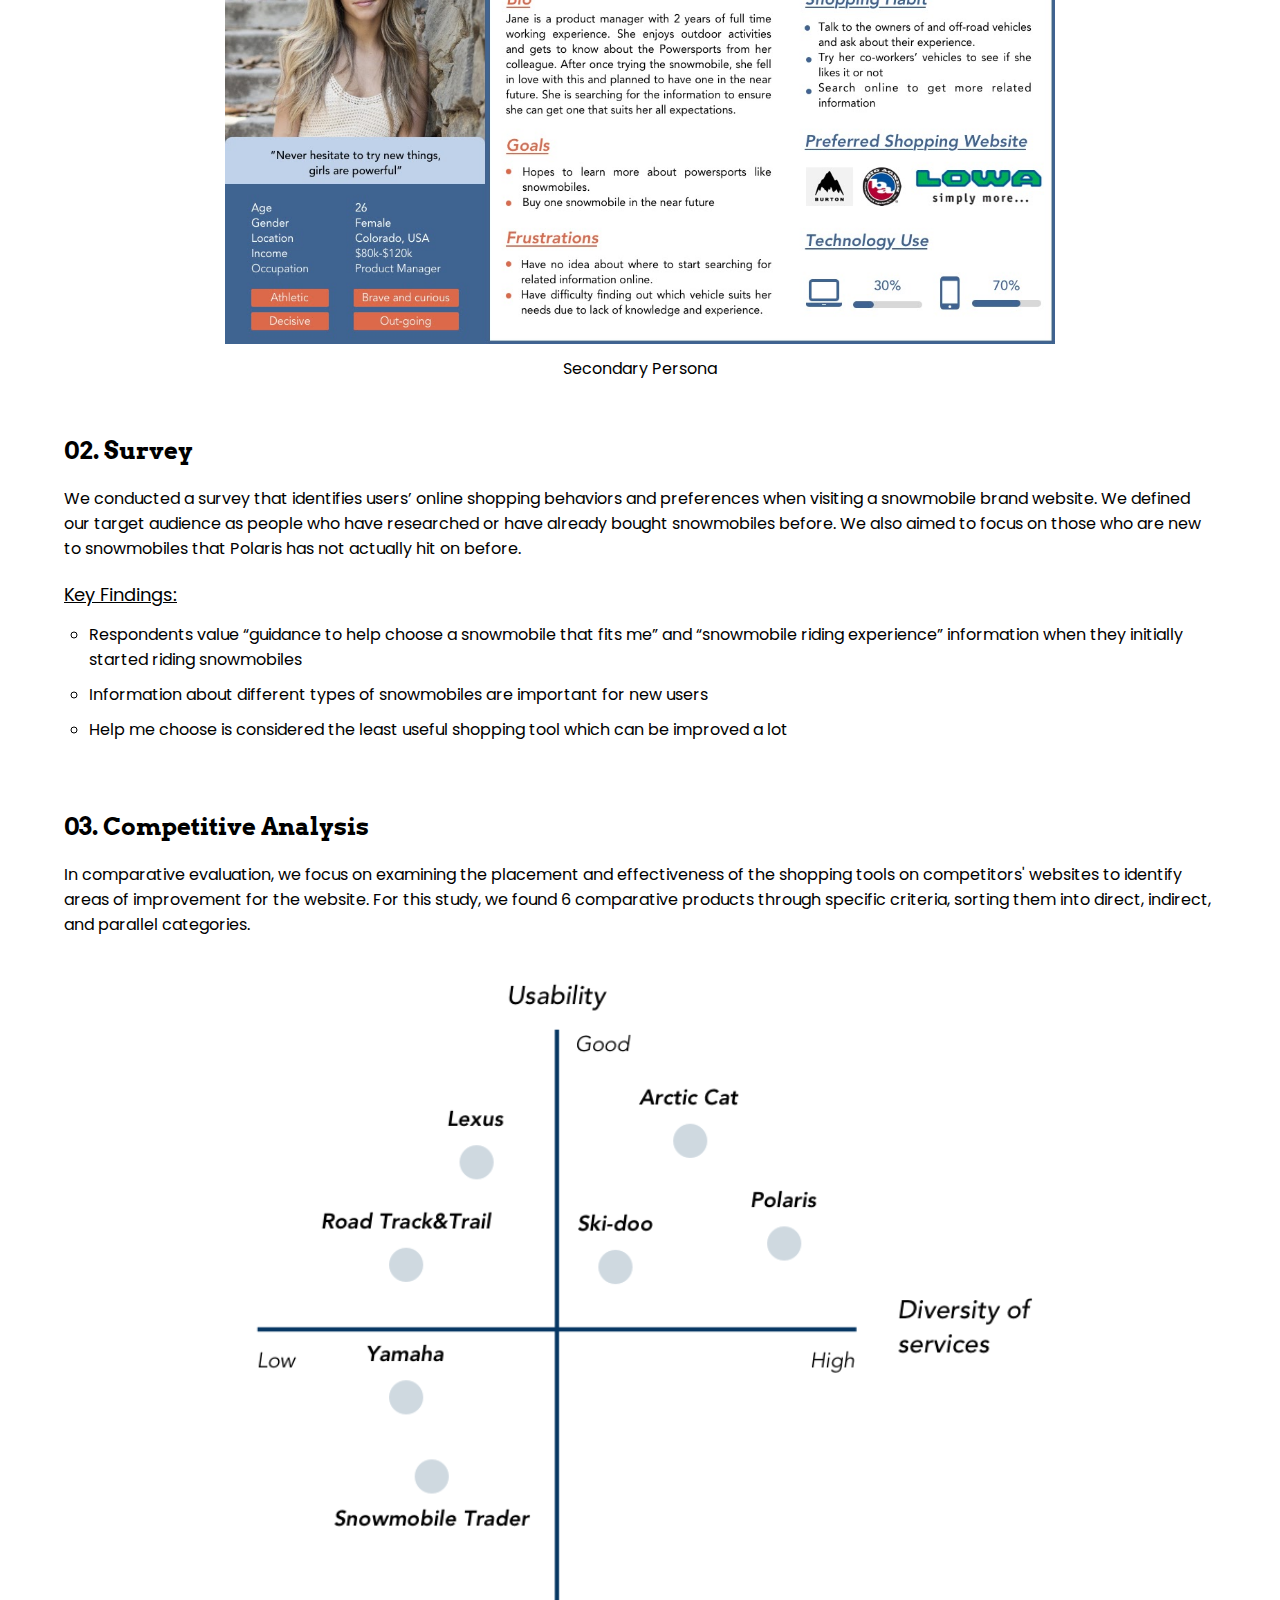
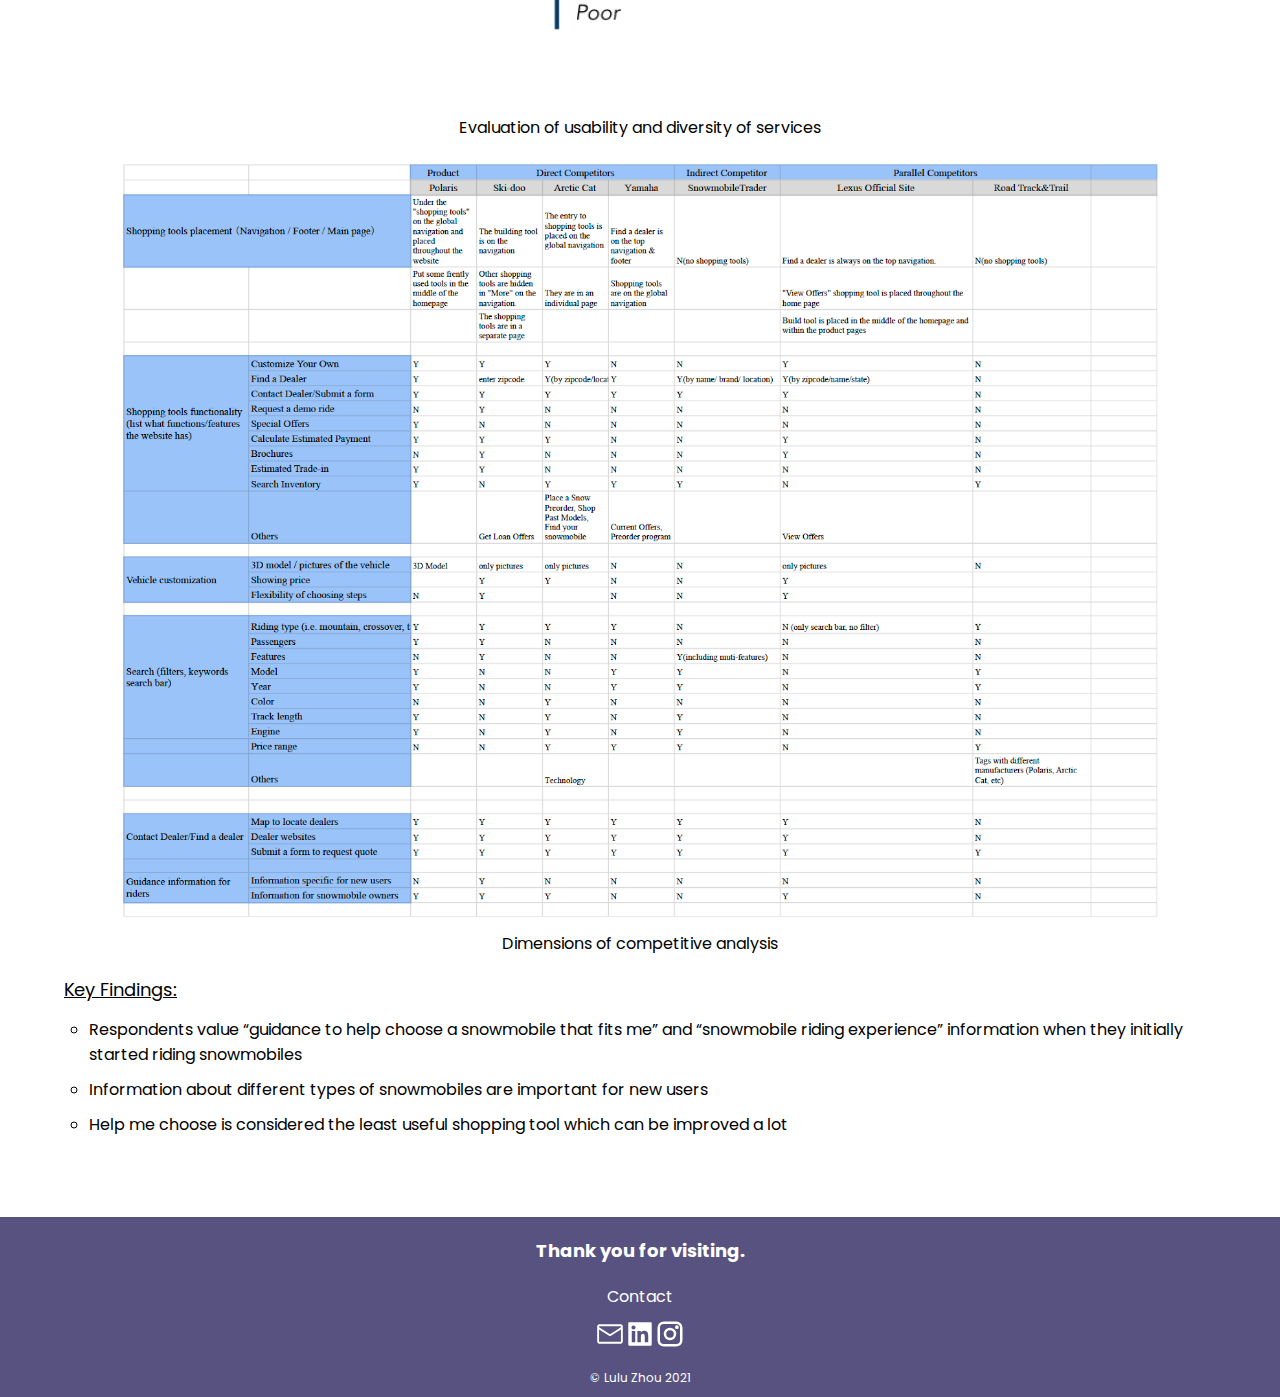
<file: Snowmobiles.html>
<!DOCTYPE html>
<html lang="en">
  <head>

        <!-- Global site tag (gtag.js) - Google Analytics -->
        <script async src="https://www.googletagmanager.com/gtag/js?id=UA-215044935-1"></script>
        <script>
        window.dataLayer = window.dataLayer || [];
        function gtag(){dataLayer.push(arguments);}
        gtag('js', new Date());
    
        gtag('config', 'UA-215044935-1');
        </script>

        
    <meta charset="utf-8">
    <meta name="viewport" content="width=device-width, initial-scale=1.0">
    <link rel="stylesheet" type="text/css" href="css/html5reset.css">
    <link rel="stylesheet" type="text/css" href="css/style.css">
    <link href="https://fonts.googleapis.com/css2?family=Poppins&family=Arvo&display=swap" rel="stylesheet">

   <title>Snowmobiles</title>
  </head>

  <body>
    <div class="skip"><a href="#main">Skip to Main Content</a></div>

    <header>

        <div class="container">
            <div class="logo">
              <a href="https://luluzh77.github.io/desktopview/index.html">
                <img src="https://luluzh77.github.io/desktopview/images/logo.png" alt="logo">
              </a>
          </div>
          

          <nav class="navbar">
            <ul class="nav_links">
                <li class="current"><a href="https://luluzh77.github.io/desktopview/index.html">work</a></li>
                <li class="nav_item"><a href="https://luluzh77.github.io/desktopview/about.html">about</a></li>
                <li class="nav_item"><a href="https://luluzh77.github.io/desktopview/Resume.pdf">resume</a></li>
                <li class="nav_item"><a href="https://luluzh77.github.io/desktopview/contact.html">contact</a></li>
              </ul>

          </nav>
        </div>
  </header>

    <main>
        <div class="cover-snow">
        </div>

        <div><h1 id="main" class="title">E-Commerce Site Usability Evalution</h1></div>
        <div class="overviewSection">
            <div class="overview">
                <h2 id="overviewtitle">Overview</h2>
            </div>
            <div class="role">
                <h3>Role</h3>
                <p>UX Researcher, Project Manager</p>
            </div>
            <div class="timeline">
                <h3>Timeline</h3>
                <p>3 months</p>
            </div>
            <div class="team">
                <h3>Team</h3>
                <p>Yi Cui</p>
                <p>Grace Chen</p>
            </div>
            <div class="tools">
                <h3>Tools</h3>
                <p>Qualtrics, Excel, Photoshop</p>
            </div>
        </div>


        <div class="problemstatement">
            <h2 class="blackheading">Problem Statement</h2>
            <p>
                The snowmobile e-commerse website is to educate new and returning buyers of their offerings and to engage owners in community 
                and owner content. Our goal is to understand the effectiveness of the shopping tools on the snowmobile 
                website. 
            </p>
        </div>
        
        <div class="solution">
            <div class="interview">
                <h2 class="blackheading">01. User Interview</h2>
                <p>To get a better understanding of users’ off-road vehicle online shopping experience and provide solid recommendations 
                    for this project, we interviewed the stakeholders, and conducted three user interviews.</p>
                <img src="https://luluzh77.github.io/desktopview/images/interviewee.png" alt="interviewees demographics table">
                <p class="description">Table 1. Participants information</p>
                
                <h3>Personas</h3>

                <div class="personas_self">
                    <p>Based on the user interviews, we created three personas that represent the target user population of the website</p>
                    <img src="https://luluzh77.github.io/desktopview/images/persona1.jpg" alt="primary persona">
                    <p class="description">Primary Persona</p>
                    <img src="https://luluzh77.github.io/desktopview/images/persona2.jpg" alt="secondary persona">
                    <p class="description">Secondary Persona</p>
                    <img src="https://luluzh77.github.io/desktopview/images/persona3.jpg" alt="secondary persona">
                    <p class="description">Secondary Persona</p>
                </div>
            </div>


            <div class="survey">
                <h2 class="blackheading">02. Survey</h2>
                <p> We conducted a survey that identifies users’ online shopping behaviors and preferences when visiting a snowmobile brand website. 
                    We defined our target audience as people who have researched or have already bought snowmobiles before. We also aimed to focus 
                    on those who are new to snowmobiles that Polaris has not actually hit on before.</p>
                    <h3>Key Findings:</h3>
                        <ul class="interactions">
                            <li>Respondents value “guidance to help choose a snowmobile that fits me” and “snowmobile riding experience” information 
                                when they initially started riding snowmobiles</li>
                            <li>Information about different types of snowmobiles are important for new users</li>
                            <li> Help me choose is considered the least useful shopping tool which can be improved a lot</li>
                        </ul>
            </div>

            <div class="competitive_analysis">
                <h2 class="blackheading">03. Competitive Analysis</h2>
                <p> In comparative evaluation, we focus on examining the placement and effectiveness of the shopping tools on 
                    competitors' websites to identify areas of improvement for the website. For this study, we found 6 
                    comparative products through specific criteria, sorting them into direct, indirect, and parallel categories. 
                </p>
                    <img src="https://luluzh77.github.io/desktopview/images/competitive.png" alt="evaluation of usability and diversity of services">
                    <p class="description">Evaluation of usability and diversity of services</p>
                    <img src="https://luluzh77.github.io/desktopview/images/competitivechart.png" alt="dimensions of competitive analysis">
                    <p class="description">Dimensions of competitive analysis</p>

                    <h3>Key Findings:</h3>
                        <ul class="interactions">
                            <li>Respondents value “guidance to help choose a snowmobile that fits me” and “snowmobile riding experience” information 
                                when they initially started riding snowmobiles</li>
                            <li>Information about different types of snowmobiles are important for new users</li>
                            <li> Help me choose is considered the least useful shopping tool which can be improved a lot</li>
                        </ul>
            </div>
        </div>

    </main>

    <footer>
        <div class="footer">
          <p id="p1">Thank you for visiting.</p>
          <p id="p2">Contact</p>
            <div class="contact_icons">
              <img id="email" src="https://luluzh77.github.io/desktopview/images/email.svg" alt="email address"/>
              <img id="linkedin" src="https://luluzh77.github.io/desktopview/images/linkedin-fill.svg" alt="linkedin account"/>
              <img id="instagram" src="https://luluzh77.github.io/desktopview/images/instagram.svg" alt="instagram account"/>
            </div>
          <p id="p3">&copy; Lulu Zhou 2021</p>
      </div>
      </footer>
  
  
    </body>
</file>
<file: css/style.css>
body {
    font-family: 'Poppins', sans-serif;
    font-size: 16px;
    margin: 0;
    padding: 0;
    background-color: black;
    color: white;
}

/* navigation bar */

body > header {
    display: block;
    background-color: black;
}


.logo {
    width: 50px;
    color:white;
    text-decoration: none;
    padding-top: 15px;
}

.container {
    display: flex;
    flex-direction: column;
    align-items: center;
}

.nav_links {
    display: flex;
    flex-direction: column;
    align-items: center;
    list-style: none;
    margin-top: 10px;
    margin-bottom: 10px;
}

.nav_links a {
    color: white;
    text-decoration: none;

}

.nav_links li:hover {
    background-color: #585280;
    text-decoration: underline;
    padding: 5px;
}

.nav_links li.current {
    border: 1px solid white;
}

.nav_links li {
    /* border: 1px solid white; */
    margin: 4px;
    padding: 5px;
    text-transform: uppercase;
}


.skip a{
    background: white;
    left: 0;
    padding: 6px;
    -webkit-transition: top 1s ease-out;
    transition: top 1s ease-out;
    z-index: 1;
    position: absolute;
    top: -40px;
  }
  
.skip a:focus{
    position: absolute;
    top: 0px;
}


/* HOMEPAGE */
/* header text */

#home_me {
    display: block;
    margin-left: auto;
    margin-right: auto;
    width: 250px;
    padding: 25px;
    margin-top: 30px;
}

h1 {
    font-size: 3rem;
    line-height: 2;
    padding-top: 90px;
    text-align: left;
    font-weight: semi-bold;
    margin-left: 8%;
    padding-bottom: 30px;
    font-family: 'Arvo', serif;
}

.verticalLine {
    font-size: 1.125rem;
    color: #8C8C8C;
    border-left: 1px solid rgba(255, 225, 225, .8);
    padding-left: 3%;
    padding-right: 10px;
    margin-left: 8%;
    font-weight: bold;
}

.greeting > p {
    color: #8C8C8C;
    font-size: 1.125rem;
    margin-left: 8%;
    padding-left: 3%;
    padding-top: 8px;
    font-weight: bold;
    line-height: 2;
}

#hi {
    animation-duration: 3s;
    animation-name: slidein;
}

@keyframes slidein {
    from {
      margin-left: 0;
    }
  
    75% {
      margin-left: 50%;
    }
  
    to {
      margin-left: 8%;
    }
  }


/* projects section */

.home_h2 {
    text-align: center;
    margin-top: 120px;
    padding-bottom: 40px;
    font-size: 1.5rem;
    color: white;
}

.projects {
    width: 90%;
    margin: 0 auto;
    margin-bottom: 50px;
    margin-top: 40px;
}

.text {
    padding-bottom: 10%;
}

.image img {
    border: 2px solid #8C8C8C;
    border-radius: 3%;
}

h3 {
    color:#8C8C8C;
    font-size: 1.125rem;
    margin-bottom: 4px;
}

h4 {
    font-size: 1.25rem;
}
/* footer */

.footer {
    position: relative;
    left: 0;
    bottom: 0;
    width: 100%;
    background-color: #585280;
    color: white;
    text-align: center;
}
#p1 {
    padding-top: 20px;
    padding-bottom: 10px;
    font-size: 1.125rem;
    color: white;
    font-weight: bold;
}

.contact_icons {
    display: flex;
    flex-wrap:nowrap;
    justify-content: center;
    align-items: center;
    width: 100%;
    padding-top: 10px;
}

#p2 {
    padding-top: 10px;
}

#email {
    width: 30px;
}

#linkedin {
    width: 30px;
}

#instagram {
    width: 30px;
}

#p3 {
    padding-top: 20px;
    padding-bottom: 10px;
    font-size:0.75rem;
    text-align: center;
}


/* ABOUT PAGE */

body > div:nth-child(3) {
    display: box;
    margin-bottom: 30px;
}

#me {
    display: block;
    margin-left: auto;
    margin-right: auto;
    margin-bottom: 60px;
    margin-top: 30px;
    width: 50%;
    height: auto;
    padding-left: 20px;
    padding-right: 20px;
}

.education {
    margin: 40px 0 0 0;
    background-color: #F2F0FF;
    padding: 20px 3%;
}

h2 {
    text-align: left;
    font-weight:bold;
    color: black;
    padding: 20px 25px;
    font-size: 1.5rem;
    font-family: 'Arvo', serif;
}

.education p {
    color: black;
    font-weight: bold;
}

.education li {
    margin-left: 25px;
    padding-top: 10px;
    list-style-type: circle;
    color: black;
}

.school {
    margin: 0 25px 30px 25px;
}


.hobbies {
    padding: 20px 3%;
    background-color: white;
    color: black;
}

.hobbies_list {
    margin: 0 0 20px 25px;
}

.hobbies li {
    margin-left: 25px;
    padding-top: 10px;
    list-style-type: circle;
}

.hobbies #sing {
    display: block;
    margin-top: 20px;
    margin-left: 0;
    margin-right: 0;
    margin-bottom: 10px;
    width: 60%;
    height: auto;
}

.movies {
    padding: 20px 3%;
    background-color: black;
}

.movies > h2 {
    color: white;
}

.movie_images {
    display: flex;
    flex-direction: row;
    flex-wrap: wrap;
    justify-content: center;
    align-items: center;
    align-content: center;
    width: 100%;
    margin-bottom: 60px;
}

.card {
    margin: 1.5rem;
    width: 300px;
    height: 440px;
    perspective: 1000px;
    background-color: transparent;
    filter: drop-shadow(0 0 0.6rem rgb(140, 99, 223));
}

/* FLIP CARDS */

.card-container {
    display: grid;
    grid-template-columns: 1fr;    
    transition: all 1s ease;
    transform-style: preserve-3d;
    height: 15em;
  }

  .card-back {
    grid-area: 1 / 1;
    transform: rotateY(180deg);
    width: 100%;
    height: 100%;
    background-color: #585280;
    color: white;
    -webkit-backface-visibility: hidden;
    backface-visibility: hidden;
    display: flex;
    align-items: center;
    justify-content: center;
    line-height: 3;
  }


  .card-front {
    grid-area: 1 / 1;
    -webkit-backface-visibility: hidden;
    backface-visibility: hidden;

  }

  .card:hover .card-container, .card:focus-within .card-container{
    transform: rotateY(180deg);
  }



/* Chernobyl PAGE */

.title {
    text-align: center;
    font-weight: bold;
    border-bottom: 1px solid white;
    margin: 0 25px;
    padding: 50px 25px;
}

.overviewSection {
    display: grid;
    grid-template-columns: 1fr 1fr;
    grid-template-rows: 80px 1fr 1fr;
    row-gap: 40px;
    column-gap: 5%;
    justify-items: center;
    color: #8C8C8C;
    margin: 0 auto 30px auto;
}

.overview {
    grid-column: 1 / -1;
    grid-row: 1 / span 1;
    align-self: self-start;
}

.role {
    grid-column: 1 / span 1;
    grid-row: 2 / span 1;
    width: 30%;
}

.timeline {
    grid-column: 2 / span 1;
    grid-row: 2 / span 1;
    width: 30%;

}

.team {
    grid-column: 1 / span 1;
    grid-row: 3 / span 1;
    width: 30%;
}

.tools {
    grid-column: 2 / span 1;
    grid-row: 3 / span 1;
    width: 30%;
}

.overviewSection h3 {    
    color:white;
    font-size: 1.125rem;
    padding-bottom: 5px;
}

#overviewtitle {
    padding-top: 30px;
    padding-bottom: 20px;
    font-weight: bold;
    font-size: 1.5rem;
    color: white;
}

h2.blackheading {
    font-weight: bold;
    font-size: 1.5rem;
    text-align: left;
    padding: 0 0;
    font-size: 1.5rem;
}

.problemstatement, .solution, .background, .storyboard, .sketch, .physicalPrototype{
    color: #000000;
    padding: 45px 5% 45px 5%;
}

.background {
    background-color:#F1F1F1;
    margin-top: 30px;
}

.background p {
    padding-top: 20px;
}

.problemstatement {
    background-color: #F2F0FF;
}
.problemstatement p {
    padding-top: 20px;
}

.solution {
    background-color: white;

}

h2.heading {
    padding: 0 0;
    color: white;
}

.solution p {
    padding: 20px 0 20px 0;
}

.solution h3 {
    text-decoration: underline;
    font-size: 1.125rem;
    color: black;
}

.solution li {
    margin-left: 25px;
    padding-top: 10px;
    list-style-type: circle;
 }

 .storyboard {
    color: white;
    text-align: center;
}

.storyboard img {
    display: block;
    margin-left: auto;
    margin-right: auto;
    margin-bottom: 40px;
    height: auto;
}

.storyboard p {
    padding-bottom: 10px;
}

.story {
    padding: 20px 5%;
}


.sketch img {
    display: block;
    margin: 0 auto;
    max-width: 90%;
    height: auto;
}

.sketch h3 {
    font-size: 1.125rem;
    padding: 20px 0 20px 0;
    color: white;
    text-align: center;
}


.physicalPrototype {
    color: white;
    margin-bottom: 5%;
}

.physicalPrototype h3 {
    font-size: 1.125rem;
    padding: 20px 0 20px 0;
    color: white;
    text-align: center;
}

.materials {
    margin-left: 25px;
    margin-right: 25px;
    /* display: grid;
    grid-template-columns: 1fr; */
    
}

.materials p {
    margin-bottom: 25px;
}

/* SELF-CARE APP */
.personas_self {
    max-width: 90%;
    margin: 0 auto;
    padding-top: 20px;
}

/* snowmobile page */


p.description {
    padding-top: 2px;
    text-align: center;
}

.interview h3 {
    padding-top: 20px;
}

.survey {
    padding: 35px 0;
}
.competitive_analysis {
    padding: 35px 0;
}

.solution img {
    display: block;
    margin-left: auto;
    margin-right: auto;
    margin-bottom: 10px;
    width: 90%;
    height: auto;
}


/* CONTACT FORM */

#contact_h2 {
    color: white;
    padding: 0;
    margin-bottom: 20px;
}

.intro-contact {
    width: 70%;
    margin: 50px auto 30px auto;
}

.container-form {
    width: 70%;
    margin: 20px auto 60px auto;
    border-radius: 5px;
}

input[type=text], select, textarea {
    width: 100%;
    padding: 12px;
    border: 1px solid #ccc;
    border-radius: 4px;
    resize: vertical;
  }

  label {
    padding-bottom: 10px; 
    display: inline-block;
  }

  #message-box {
      margin-top: 25px;
  }

  input[type=submit] {
    background-color: #d5d2f0;
    color: black;
    padding: 12px 20px;
    border: none;
    border-radius: 4px;
    cursor: pointer;
    float: right;
  }

  input[type=submit]:hover {
    background-color: #585280;
    color: white;
  }
  
  .contact-sector {
      padding-bottom: 60px;
  }


.cover-chernobyl {
    background-image: url("https://luluzh77.github.io/desktopview/images/chernobyl2.png");
    width: 100%;
    height: auto;
    background-attachment: fixed;
    background-position: center;
    background-repeat: no-repeat;
    background-size: cover;
}

.cover-snow{
    background-image: url("https://luluzh77.github.io/desktopview/images/snowmobiles.jpeg");
    width: 100%;
    height: auto;
    background-attachment:scroll;
    background-position: top;
    background-repeat: no-repeat;
}

.cover-selfcare{
    background-image: url("https://luluzh77.github.io/desktopview/images/withyouapp.png");
    max-height: 500px;
    background-attachment: scroll;
    background-position: top;
    background-repeat: no-repeat;
/*     background-size: 100% auto; */
}

.cover-elderly{
    background-image: url("https://luluzh77.github.io/desktopview/images/elderly.jpeg");
    height: 500px;
    background-attachment: fixed;
    background-position: center;
    background-repeat: no-repeat;
    background-size: 100% auto;
}

#self {
    margin-top: 60px;
}

@media screen 
  and (min-width: 768px) 
  and (max-width: 1025px)
  and (-webkit-min-device-pixel-ratio: 1) {
    

    .navbar{
        width: 100%;
        padding-top: 10px;
    }

    .nav_links {
        display: flex;
        flex-direction: row;
        flex-wrap: nowrap;
        justify-content: space-evenly;
     
    }

    .projects {
        display: grid;
        grid-template-columns: 1fr 1fr;
        grid-template-rows: 1fr 120px 1fr 100px;
        column-gap: 40px;
        row-gap: 10px;
    }

    #image1 {
        grid-column: 1 / span 1;
        grid-row: 1 / span 1;
    }

    #text1 {
        grid-column: 1 / span 1;
        grid-row: 2 / span 1;
    }

    #image2 {
        grid-column: 2 / span 1;
        grid-row: 1 / span 1;
    }

    #text2 {
        grid-column: 2 / span 1;
        grid-row: 2 / span 1;
    }

    #image3 {
        grid-column: 1 / span 1;
        grid-row: 3 / span 1;
    }

    #text3 {
        grid-column: 1 / span 1;
        grid-row: 4 / span 1;
    }

    #image4 {
        grid-column: 2 / span 1;
        grid-row: 3 / span 1;
    }

    #text4{
        grid-column: 2 / span 1;
        grid-row: 4 / span 1;
    }

    .logo {
        width: 70px;
    }

    .sketch img {
        max-width: 80%;
    }
    .storyboard img {
        max-width: 80%;
    }
    .materials {
        margin-left: 25px;
        margin-right: 25px;
        margin-bottom: 40px;
        display: grid;
        grid-template-columns: 1fr 1fr;
        grid-template-rows: 1fr 1fr 1fr 300px;
        row-gap: 20px;
        column-gap: 20px;
        justify-content: center;
    }
    
    #road {
        height: 300px;
        place-self: center;

    }

   .main-container {
       display: flex;
       flex-wrap: wrap;
   }

   .flex-item:nth-child(1) {
       width: 100%;
   }

   .education {
       margin: 0 0;
       flex: 2;
   }

   .hobbies {
       flex: 1;
   }
   
}


@media screen 
  and (min-width: 1025px) 
  and (-webkit-min-device-pixel-ratio: 1)  {

    header {
        width: 100%;
        /* background-color:#585280; */
    }
    .container {
        display: flex;
        flex-direction: row;
        justify-content:space-between;
        align-items: center;
        margin: 0 auto;
        width: 90%;
    }

    .navbar {
        width: 30%;
    }
    .nav_links {
        display: flex;
        flex-direction: row;
        align-items: center;
        justify-content: space-between;
    }

    .logo {
        margin-bottom: 10px;
        max-width: 3.5rem;
    }

    .home_section {
        margin: 0 auto;
        display: flex;
        flex-direction: row;
        align-items: center;
        justify-content: space-between;
        padding-top: 20px;
    }

    .greeting {
        width: 50%;
        margin-left: 3%;

    }

    #home_me {
        width: 250px;
        padding-bottom: 0;
        align-self: flex-end;
        margin-right: 8%;
    }

    .projects {
        display: grid;
        grid-template-columns: 1fr 1fr;
        grid-template-rows: 1fr 1fr 1fr 1fr;
        column-gap: 5%;
        row-gap: 5%;
        margin-bottom: 25%;
        margin-left: 8%;
    }

    .image img {
        transition: transform 1.25s, filter 1s ease-in-out;
        transform-origin: center center;
        filter: brightness(70%);
    }

    .image:hover img{
        filter: brightness(100%);
        transform: scale(1.15);
    }

    .main-container {
        display: flex;
        background:#F2F0FF;
        justify-content: center;
        align-items: stretch;
    }
    
    .about-photo {
        flex: 1;
        background-color: #585280;
        padding: 10% 0;
    }
    
    #me {
        margin: 0 auto;
        padding: 0;
        min-width: 13em;
        filter: drop-shadow(0 0 0.6rem rgb(48, 47, 47));
    }

    .hobbies {
        background-color: #F2F0FF;
        flex: 0.8;
        padding: 4.5% 6% 4% 0;
    }
    
    .education {
        margin: 0;
        flex: 2;
        padding: 4.5% 0 4% 3%;
    }

    .materials {
        display: grid;
        grid-template-columns: repeat(2, 400px);
        grid-template-rows: repeat(2, 360px 100px);
        width: 100%;
        justify-content: center;
        column-gap: 6%;
        margin: 0 auto;
        align-items: end;
    }

    .materials p {
        margin: 0;
    }

    .note {
        max-height: 360px;
        align-self: start;
    }
    #note1 {
        grid-column: 1/ span 1;
        grid-row: 2 / span 1;
    }

    #picture2 {
        order: 2;
    }

    #note3 {
        grid-column: 1/ span 1;
        grid-row: 4 / span 1;
    }
    #note4 {
        order: 8;
    }

    .sketch img {
        max-width: 70%;
    }
    .storyboard img {
        max-width: 70%;
    }

    .personas_self {
        max-width: 80%;
    }

    .cover-elderly {
		background-attachment: inherit;
	}

    .cover-selfcare {
		background-attachment: inherit;
	}

    .cover-snow{
        background-image: url("https://luluzh77.github.io/desktopview/images/snowmobiles.jpeg");
        min-height: 500px;
        background-attachment: fixed;
        background-position: center;
        background-repeat: no-repeat;
        background-size: cover;
    }
  }

  @media (prefers-reduced-motion) {
    #hi {
      animation-name: dissolve;
    }

    .card:hover .card-container, .card:focus-within .card-container {
          transform: none;
    }

    .cover-chernobyl, .cover-elderly, .cover-selfcare, .cover-snow {
        background-attachment: scroll !important;
        background-position: center center !important;
    }
    
  }
</file>
